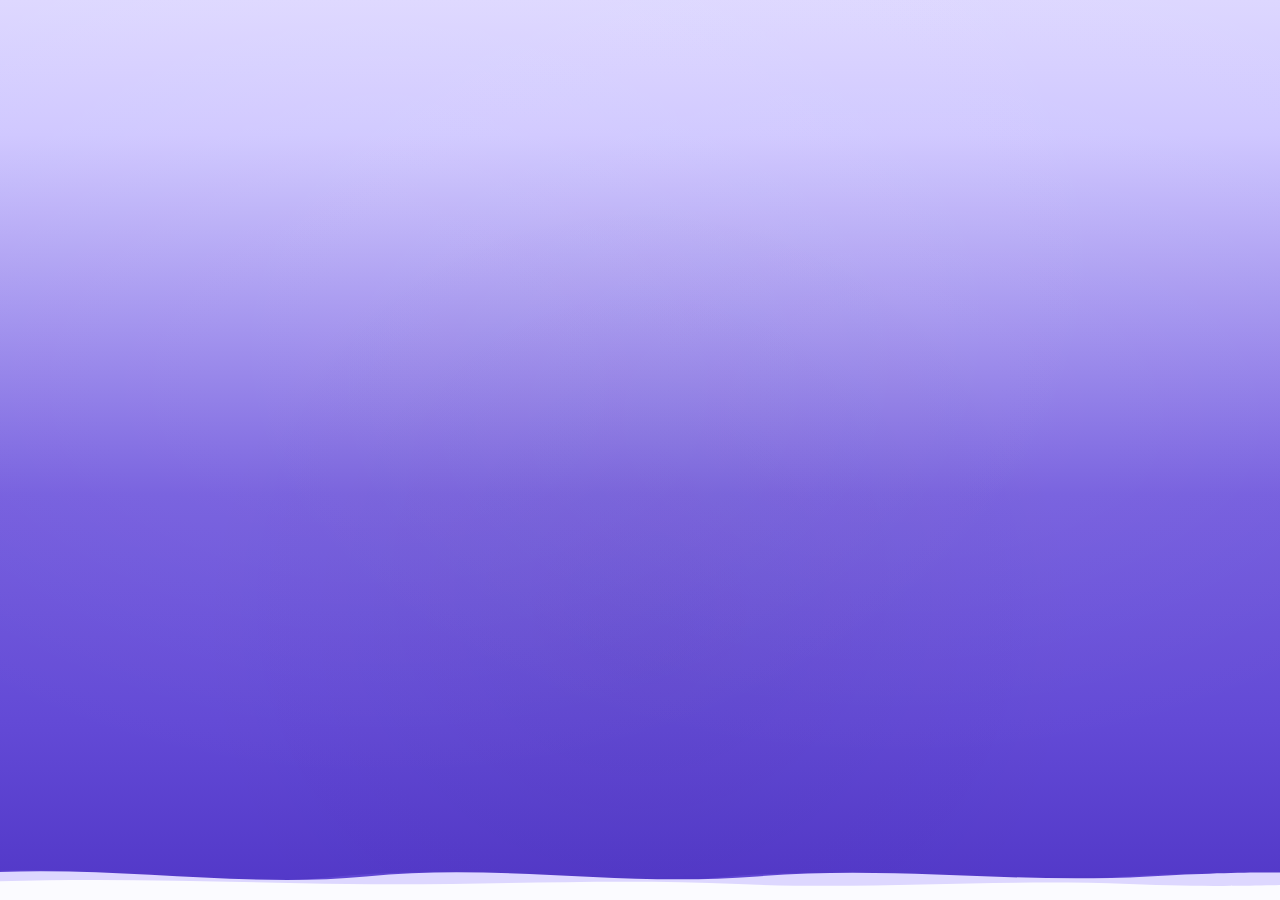
<file: loading.html>
<!DOCTYPE html>
<html lang="ru">
<head>
    <meta charset="UTF-8">
    <meta name="viewport" content="width=device-width, initial-scale=1.0">
    <title>Загрузка — uchi.ru × VK.ru | KidViz</title>
    <!-- Шрифты: Factor A имитируем через Nunito + Baloo 2 -->
    <link rel="preconnect" href="https://fonts.googleapis.com">
    <link rel="preconnect" href="https://fonts.gstatic.com" crossorigin>
    <link href="https://fonts.googleapis.com/css2?family=Baloo+2:wght@600;800&family=Nunito:wght@300;400;600;700;800;900&display=swap" rel="stylesheet">
    <style>
        :root {
            --bg-base: #F5F6F7;
            --white: #FFFFFF;
            --black100: #2F2F45;
            --black60: rgba(47,47,69,0.6);
            --black40: rgba(47,47,69,0.4);
            --black20: rgba(47,47,69,0.2);
            --primary: #765FDE;
            --primary-hover: #634AD6;
            --secondary: #EAE6FF;
            --brand: #FF6170;
            --success: #87D34C;
            --blue: #3AAFFF;
            --mint: #43D9AD;
            --yellow: #FFD166;
            --coral: #FF7A6B;
        }

        * {
            margin: 0;
            padding: 0;
            box-sizing: border-box;
        }

        body {
            width: 100vw;
            height: 100vh;
            height: 100dvh;
            overflow: hidden;
            font-family: 'Nunito', 'Factor A', 'Baloo 2', sans-serif;
            background: var(--bg-base);
            cursor: default;
            -webkit-tap-highlight-color: transparent;
            user-select: none;
            -webkit-user-select: none;
        }

        .loader {
            position: relative;
            width: 100%;
            height: 100%;
            background: var(--bg-base);
            overflow: hidden;
        }

        /* Заполняющаяся волшебная жидкость */
        .fill-layer {
            position: absolute;
            top: 0;
            left: 0;
            right: 0;
            height: 0;
            background: linear-gradient(180deg,
                #DDD7FF 0%,
                #CEC6FF 15%,
                #765FDE 55%,
                #634AD6 80%,
                #5137C7 100%);
            z-index: 2;
            animation: fillUp 3s cubic-bezier(0.42, 0, 0.28, 1) forwards;
            overflow: visible;
        }

        /* Мерцание */
        .fill-layer::after {
            content: '';
            position: absolute;
            top: 0;
            left: 0;
            right: 0;
            bottom: 0;
            background:
                radial-gradient(ellipse at 30% 20%, rgba(255,255,255,0.08) 0%, transparent 60%),
                radial-gradient(ellipse at 70% 35%, rgba(255,255,255,0.06) 0%, transparent 55%),
                radial-gradient(ellipse at 50% 70%, rgba(0,0,0,0.04) 0%, transparent 50%);
            opacity: 0;
            animation: shimmerAppear 0.8s ease-out 3s forwards;
        }

        @keyframes shimmerAppear {
            to { opacity: 1; }
        }

        @keyframes fillUp {
            0% { height: 0; }
            15% { height: 10%; }
            35% { height: 30%; }
            55% { height: 55%; }
            75% { height: 80%; }
            90% { height: 95%; }
            100% { height: 100%; }
        }

        /* Волны на поверхности */
        .waves-layer {
            position: absolute;
            left: -5%;
            right: -5%;
            bottom: -2px;
            height: 80px;
            z-index: 1;
            pointer-events: none;
        }
        .waves-layer svg {
            width: 100%;
            height: 100%;
            display: block;
        }
        .wave-back {
            bottom: -18px;
            height: 70px;
            z-index: 1;
            opacity: 0.6;
        }
        .wave-back svg path {
            fill: #5137C7;
            animation: waveDriftBack 4.5s ease-in-out infinite;
        }
        .wave-mid {
            bottom: -10px;
            height: 65px;
            z-index: 2;
            opacity: 0.8;
        }
        .wave-mid svg path {
            fill: #634AD6;
            animation: waveDriftMid 3.8s ease-in-out infinite;
        }
        .wave-front {
            bottom: -5px;
            height: 55px;
            z-index: 3;
        }
        .wave-front svg path {
            fill: #DDD7FF;
            animation: waveDriftFront 3s ease-in-out infinite;
        }
        .wave-foam {
            bottom: -2px;
            height: 40px;
            z-index: 4;
            opacity: 0.9;
        }
        .wave-foam svg path {
            fill: #FFFFFF;
            animation: waveDriftFoam 2.5s ease-in-out infinite;
        }

        @keyframes waveDriftBack {
            0%,100% { transform: translateX(0); }
            25% { transform: translateX(18px); }
            50% { transform: translateX(-8px); }
            75% { transform: translateX(12px); }
        }
        @keyframes waveDriftMid {
            0%,100% { transform: translateX(0); }
            30% { transform: translateX(-22px); }
            55% { transform: translateX(14px); }
            80% { transform: translateX(-10px); }
        }
        @keyframes waveDriftFront {
            0%,100% { transform: translateX(0); }
            35% { transform: translateX(25px); }
            60% { transform: translateX(-16px); }
            85% { transform: translateX(8px); }
        }
        @keyframes waveDriftFoam {
            0%,100% { transform: translateX(0); }
            40% { transform: translateX(-28px); }
            65% { transform: translateX(18px); }
            90% { transform: translateX(-6px); }
        }

        /* Пузырьки */
        .bubbles-container {
            position: absolute;
            top: 0;
            left: 0;
            right: 0;
            bottom: 0;
            z-index: 5;
            pointer-events: none;
            overflow: hidden;
        }
        .bubble {
            position: absolute;
            border-radius: 50%;
            background: radial-gradient(circle at 35% 30%,
                rgba(255,255,255,0.9) 0%,
                rgba(234,230,255,0.5) 40%,
                rgba(118,95,222,0.2) 70%,
                transparent 100%);
            box-shadow: 0 0 8px rgba(255,255,255,0.6), 0 0 4px rgba(118,95,222,0.3);
            animation: riseBubble linear infinite;
            opacity: 0;
        }
        @keyframes riseBubble {
            0% { transform: translateY(0) translateX(0) scale(0.6); opacity: 0; }
            8% { opacity: 0.8; transform: translateY(-8%) translateX(var(--sway, 2px)) scale(1); }
            25% { transform: translateY(-22%) translateX(calc(var(--sway) * -0.5)) scale(1.05); opacity: 0.7; }
            50% { transform: translateY(-48%) translateX(var(--sway)) scale(0.9); opacity: 0.5; }
            75% { transform: translateY(-72%) translateX(calc(var(--sway) * -0.3)) scale(1.02); opacity: 0.25; }
            92% { transform: translateY(-92%) translateX(0) scale(0.7); opacity: 0.08; }
            100% { transform: translateY(-105%) scale(0.3); opacity: 0; }
        }

        /* Искорки */
        .sparkles-container {
            position: absolute;
            top: 0;
            left: 0;
            right: 0;
            bottom: 0;
            z-index: 6;
            pointer-events: none;
        }
        .sparkle {
            position: absolute;
            width: 8px;
            height: 8px;
            background: #FFFFFF;
            border-radius: 50%;
            box-shadow: 0 0 12px 4px rgba(255,255,255,0.9), 0 0 25px 6px rgba(118,95,222,0.5);
            animation: twinkle 2.5s ease-in-out infinite;
            opacity: 0;
        }
        @keyframes twinkle {
            0%,100% { opacity: 0; transform: scale(0.3); }
            15% { opacity: 1; transform: scale(1.4); }
            30% { opacity: 0.6; transform: scale(0.8); }
            50% { opacity: 0.9; transform: scale(1.2); }
            70% { opacity: 0.3; transform: scale(0.6); }
            85% { opacity: 0.7; transform: scale(1.0); }
        }

        /* Текст */
        .text-content {
            position: absolute;
            top: 50%;
            left: 50%;
            transform: translate(-50%, -50%);
            z-index: 10;
            text-align: center;
            opacity: 0;
            pointer-events: none;
            transition: opacity 0.7s ease-out;
        }
        .text-content.visible {
            opacity: 1;
            pointer-events: auto;
        }
        .main-title {
            font-family: 'Nunito', 'Factor A', 'Baloo 2', sans-serif;
            font-weight: 900;
            font-size: clamp(48px, 10vw, 80px);
            color: #FFFFFF;
            letter-spacing: -0.02em;
            line-height: 1;
            text-shadow: 0 0 25px rgba(255,255,255,0.6), 0 0 50px rgba(118,95,222,0.4), 0 6px 16px rgba(0,0,0,0.2);
            animation: titleLand 0.7s cubic-bezier(0.22,0.68,0.12,1.1) 0.15s both;
        }
        .collab-text {
            font-weight: 400;
            font-size: clamp(14px, 2.8vw, 22px);
            color: rgba(255,255,255,0.9);
            margin-top: 8px;
            letter-spacing: 0.03em;
            text-shadow: 0 0 12px rgba(255,255,255,0.4);
            animation: fadeSlideUp 0.6s ease-out 0.45s both;
        }
        .collab-text strong {
            font-weight: 700;
            color: #FFD166;
        }

        @keyframes titleLand {
            0% { transform: translateY(-60px) scale(0.7); opacity: 0; filter: blur(8px); }
            55% { transform: translateY(8px) scale(1.04); opacity: 0.9; filter: blur(0); }
            75% { transform: translateY(-4px) scale(0.97); opacity: 1; }
            100% { transform: translateY(0) scale(1); opacity: 1; filter: blur(0); }
        }
        @keyframes fadeSlideUp {
            0% { transform: translateY(18px); opacity: 0; }
            100% { transform: translateY(0); opacity: 1; }
        }

        /* Маскот Дино */
        .mascot {
            position: absolute;
            bottom: 0;
            left: 50%;
            transform: translateX(-50%);
            width: 120px;
            height: 120px;
            z-index: 15;
            pointer-events: none;
            opacity: 0;
            transition: opacity 0.5s;
        }
        .mascot.visible {
            opacity: 1;
        }
        .mascot svg {
            width: 100%;
            height: auto;
            filter: drop-shadow(0 8px 12px rgba(0,0,0,0.2));
        }








        .mascot img {
    display: block;
    width: 100%;
    height: auto;
    filter: drop-shadow(0 6px 12px rgba(0,0,0,0.2));
}

/* Лёгкое покачивание */
@keyframes mascotFloat {
    0%, 100% { transform: translateY(0); }
    50% { transform: translateY(-8px); }
}

/* Реакция при наведении */
.mascot:hover {
    transform: scale(1.1);
    animation-play-state: paused;
}
    </style>
</head>
<body>
    <div class="loader" id="loader">
        <div class="fill-layer" id="fillLayer">
            <div class="waves-layer wave-back">
                <svg viewBox="0 0 1440 100" preserveAspectRatio="none" xmlns="http://www.w3.org/2000/svg">
                    <path d="M0 45 C100 25, 220 65, 360 45 C500 25, 620 65, 720 45 C820 25, 940 65, 1080 45 C1220 25, 1340 65, 1440 45 L1440 100 L0 100 Z"/>
                </svg>
            </div>
            <div class="waves-layer wave-mid">
                <svg viewBox="0 0 1440 100" preserveAspectRatio="none" xmlns="http://www.w3.org/2000/svg">
                    <path d="M0 50 C130 15, 260 75, 400 50 C540 25, 680 70, 800 50 C920 30, 1060 65, 1200 50 C1340 35, 1400 55, 1440 50 L1440 100 L0 100 Z"/>
                </svg>
            </div>
            <div class="waves-layer wave-front">
                <svg viewBox="0 0 1440 100" preserveAspectRatio="none" xmlns="http://www.w3.org/2000/svg">
                    <path d="M0 48 C160 18, 300 72, 440 48 C580 24, 700 68, 840 48 C980 28, 1100 62, 1240 48 C1380 34, 1420 44, 1440 48 L1440 100 L0 100 Z"/>
                </svg>
            </div>
            <div class="waves-layer wave-foam">
                <svg viewBox="0 0 1440 100" preserveAspectRatio="none" xmlns="http://www.w3.org/2000/svg">
                    <path d="M0 55 C150 35, 280 50, 420 55 C560 60, 680 40, 820 55 C960 70, 1080 42, 1220 55 C1360 68, 1410 50, 1440 55 L1440 100 L0 100 Z"/>
                </svg>
            </div>
        </div>

        <div class="bubbles-container" id="bubblesContainer"></div>
        <div class="sparkles-container" id="sparklesContainer"></div>

        <div class="text-content" id="textContent">
            <h1 class="main-title">uchi.ru</h1>
            <p class="collab-text">вместе с <strong>VK.ru</strong></p>
        </div>

        <!-- Дино -->
        <div class="mascot" id="dinoMascot">
            <img src="./assets/dino_main12.png" alt="Маскот" />
        </div>
    </div>

    <script>
        (function() {
            const bubblesContainer = document.getElementById('bubblesContainer');
            const sparklesContainer = document.getElementById('sparklesContainer');
            const textContent = document.getElementById('textContent');
            const dino = document.getElementById('dinoMascot');
            const loader = document.getElementById('loader');

            // Пузырьки
            const bubbleCount = 28;
            const frag = document.createDocumentFragment();
            for (let i = 0; i < bubbleCount; i++) {
                const bubble = document.createElement('div');
                bubble.classList.add('bubble');
                const size = Math.random() * 18 + 8;
                const left = Math.random() * 90 + 5;
                const bottom = Math.random() * 105 - 10;
                const dur = Math.random() * 5 + 3;
                const delay = Math.random() * 3;
                const sway = (Math.random() - 0.5) * 25;
                bubble.style.width = size + 'px';
                bubble.style.height = size + 'px';
                bubble.style.left = left + '%';
                bubble.style.bottom = bottom + '%';
                bubble.style.animationDuration = dur + 's';
                bubble.style.animationDelay = delay + 's';
                bubble.style.setProperty('--sway', sway + 'px');
                frag.appendChild(bubble);
            }
            bubblesContainer.appendChild(frag);

            // Искорки
            function createSparkles() {
                const count = 35;
                const f = document.createDocumentFragment();
                for (let i = 0; i < count; i++) {
                    const s = document.createElement('div');
                    s.classList.add('sparkle');
                    const size = Math.random() * 6 + 4;
                    const left = Math.random() * 94 + 3;
                    const top = Math.random() * 85 + 5;
                    const delay = Math.random() * 3;
                    const dur = Math.random() * 3 + 2;
                    s.style.width = size + 'px';
                    s.style.height = size + 'px';
                    s.style.left = left + '%';
                    s.style.top = top + '%';
                    s.style.animationDelay = delay + 's';
                    s.style.animationDuration = dur + 's';
                    f.appendChild(s);
                }
                sparklesContainer.appendChild(f);
            }

            const LOAD_DURATION = 3000;
            setTimeout(() => {
                textContent.classList.add('visible');
                createSparkles();
                dino.classList.add('visible');
                loader.classList.add('loaded');
            }, LOAD_DURATION);

            // Параллакс мышью
            let mouseX = 0, mouseY = 0, targetX = 0, targetY = 0, rafId;
            document.addEventListener('mousemove', e => {
                const cx = window.innerWidth/2, cy = window.innerHeight/2;
                targetX = (e.clientX - cx) / cx * 8;
                targetY = (e.clientY - cy) / cy * 6;
            });
            document.addEventListener('touchmove', e => {
                const cx = window.innerWidth/2, cy = window.innerHeight/2;
                const t = e.touches[0];
                targetX = (t.clientX - cx) / cx * 8;
                targetY = (t.clientY - cy) / cy * 6;
            }, {passive: true});

            function animateParallax() {
                mouseX += (targetX - mouseX) * 0.05;
                mouseY += (targetY - mouseY) * 0.05;
                const fill = document.getElementById('fillLayer');
                if (fill && loader.classList.contains('loaded')) {
                    fill.style.transform = `translate(${mouseX * 0.3}px, ${mouseY * 0.2}px)`;
                }
                if (sparklesContainer && loader.classList.contains('loaded')) {
                    sparklesContainer.style.transform = `translate(${mouseX * 0.6}px, ${mouseY * 0.5}px)`;
                }
                if (textContent.classList.contains('visible')) {
                    textContent.style.transform = `translate(calc(-50% + ${mouseX * 0.8}px), calc(-50% + ${mouseY * 0.7}px))`;
                }
                rafId = requestAnimationFrame(animateParallax);
            }
            setTimeout(() => { rafId = requestAnimationFrame(animateParallax); }, LOAD_DURATION+200);

            console.log('🦖🎨 Волшебная заставка готова — uchi.ru × VK.ru');

            const REDIRECT_DELAY = 1300; // ждём 2 секунды после появления текста и маскота
            setTimeout(() => {
                window.location.href = 'index.html';
            }, LOAD_DURATION + REDIRECT_DELAY);
        })();
            // После полной анимации — переход на основное приложение
            
    </script>
</body>
</html>
</file>
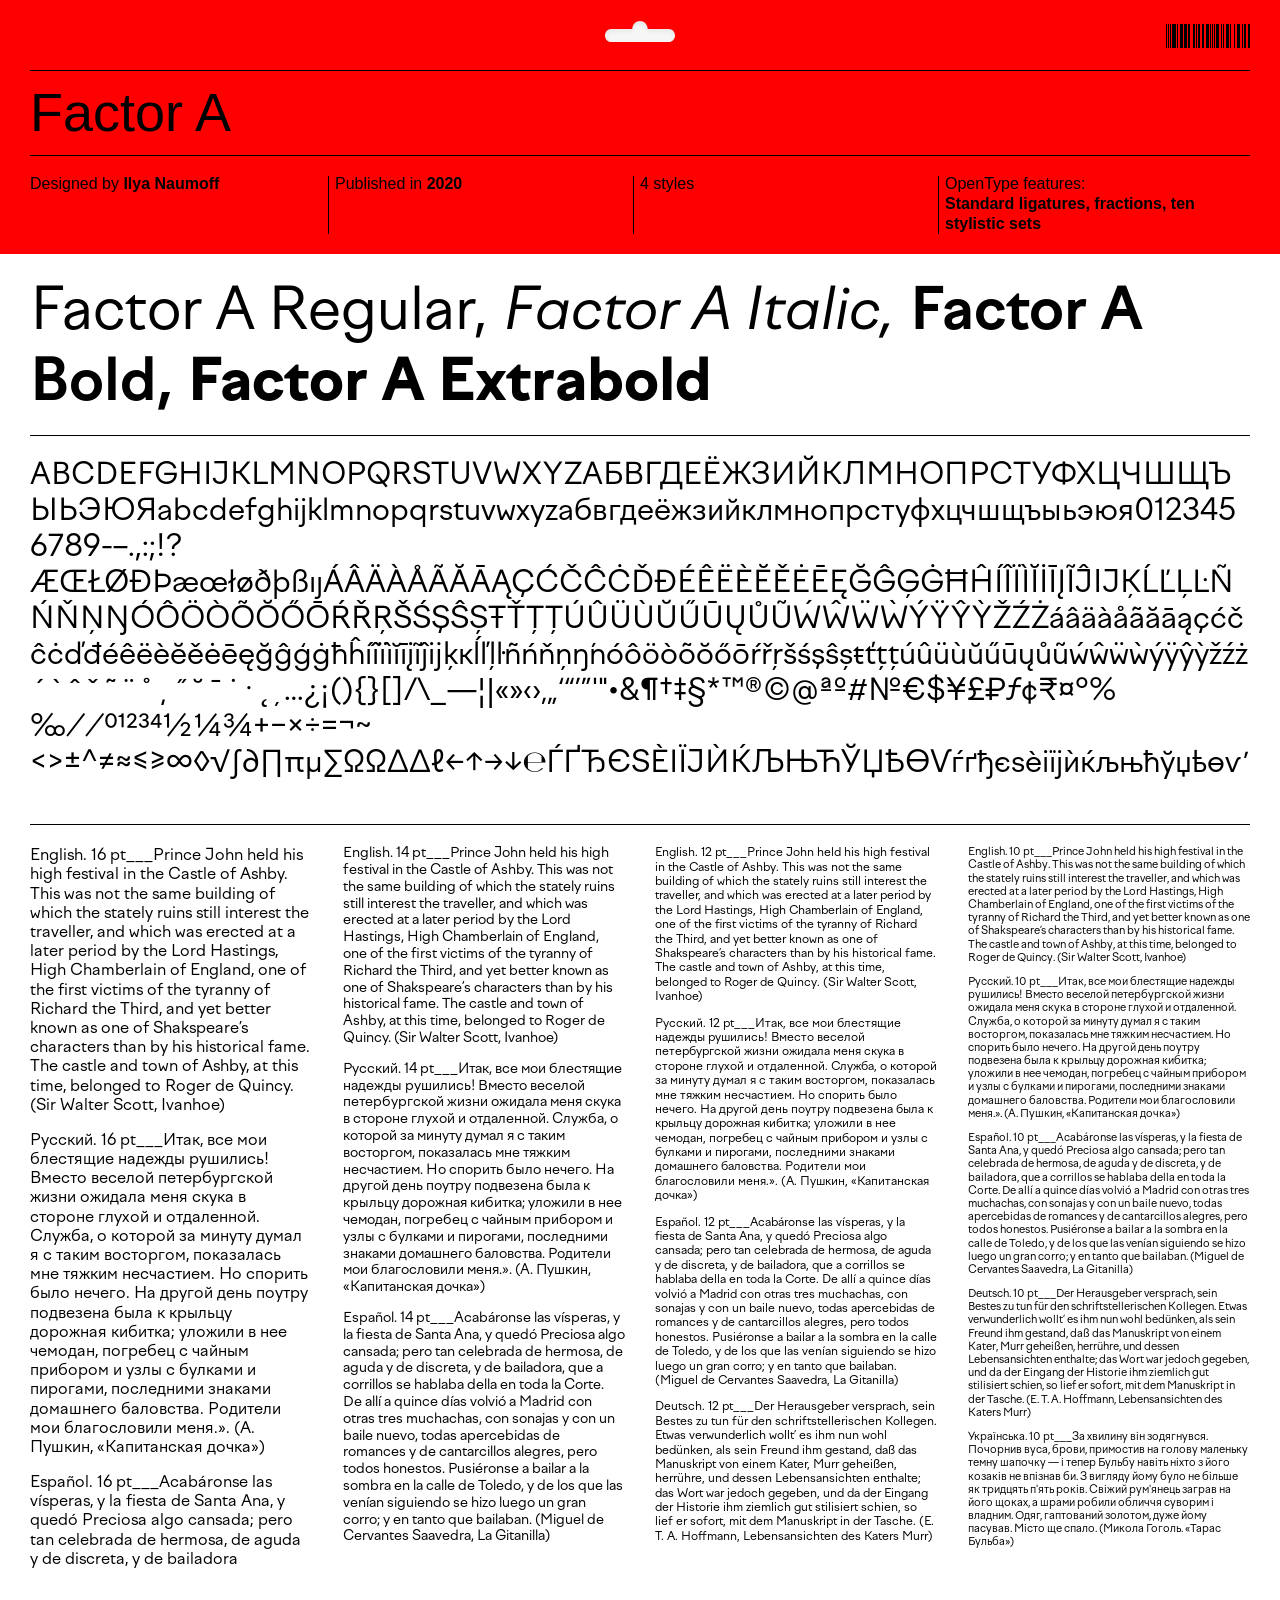
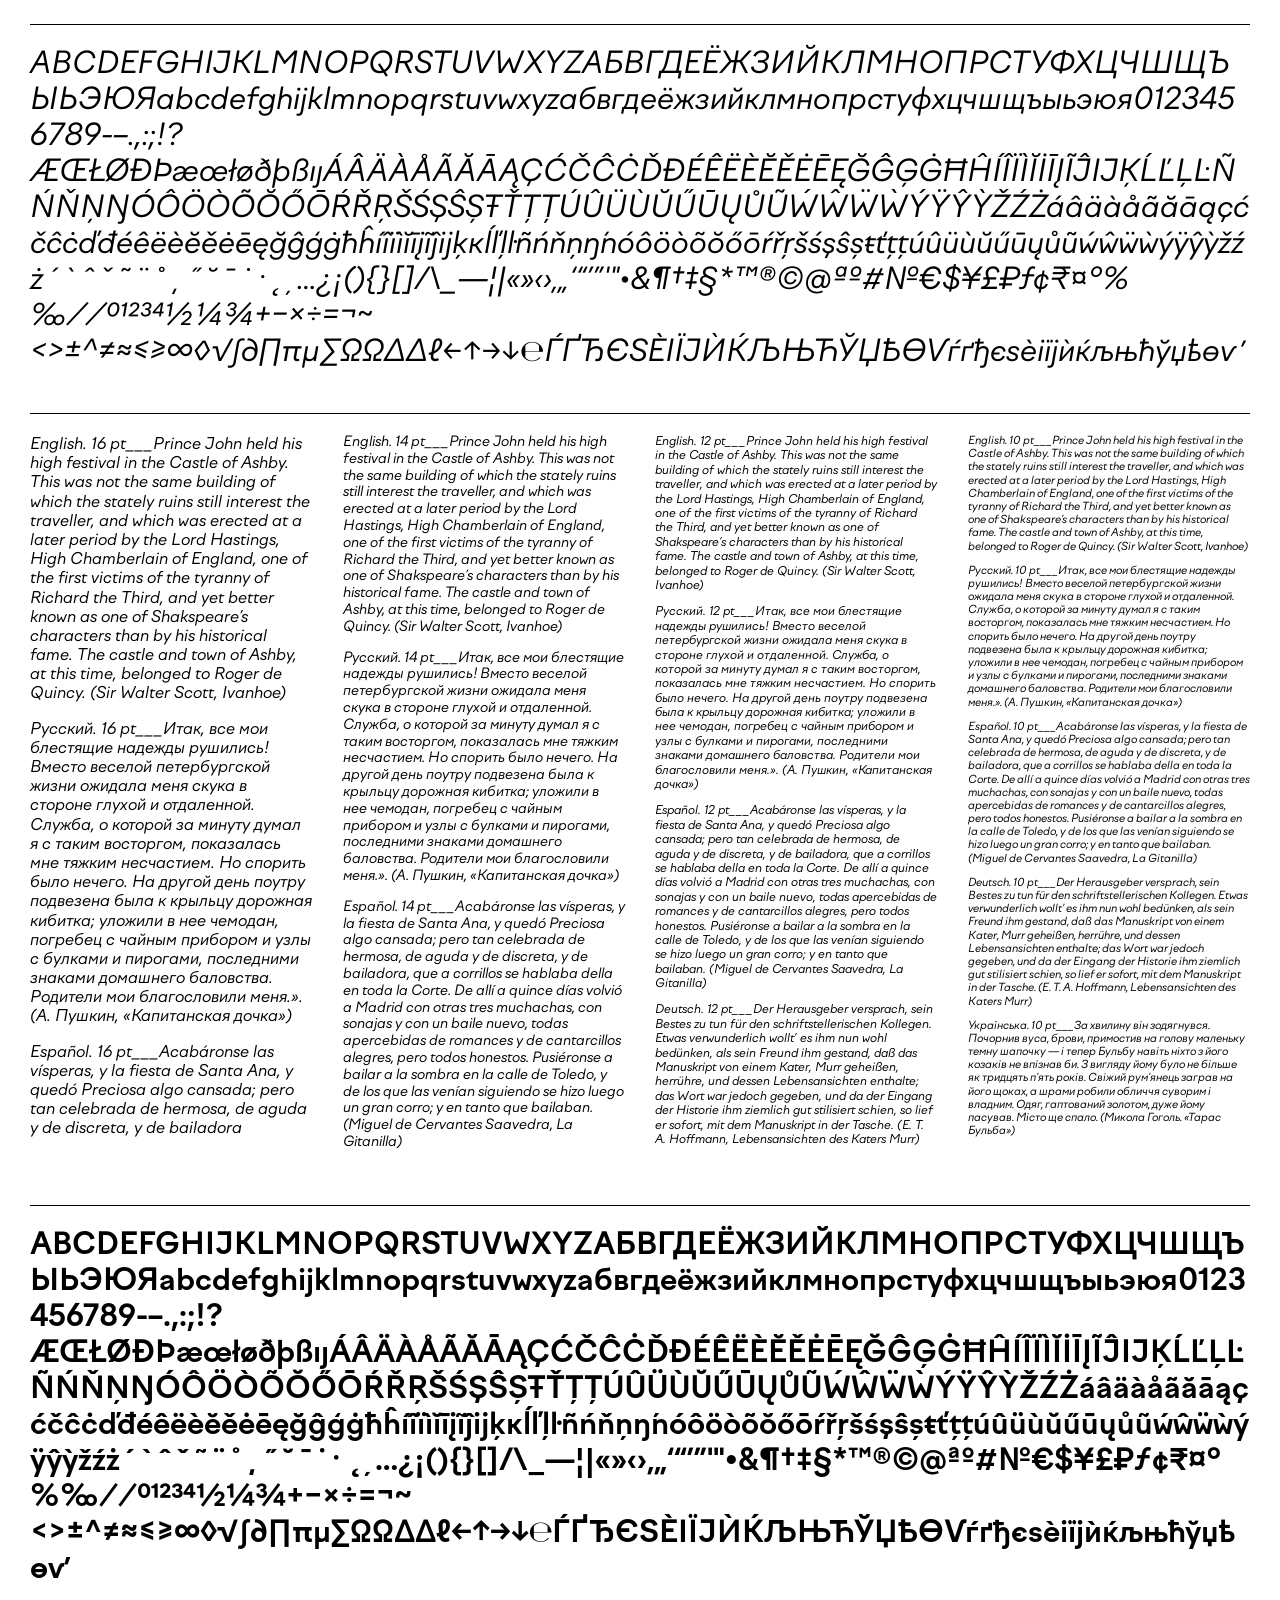
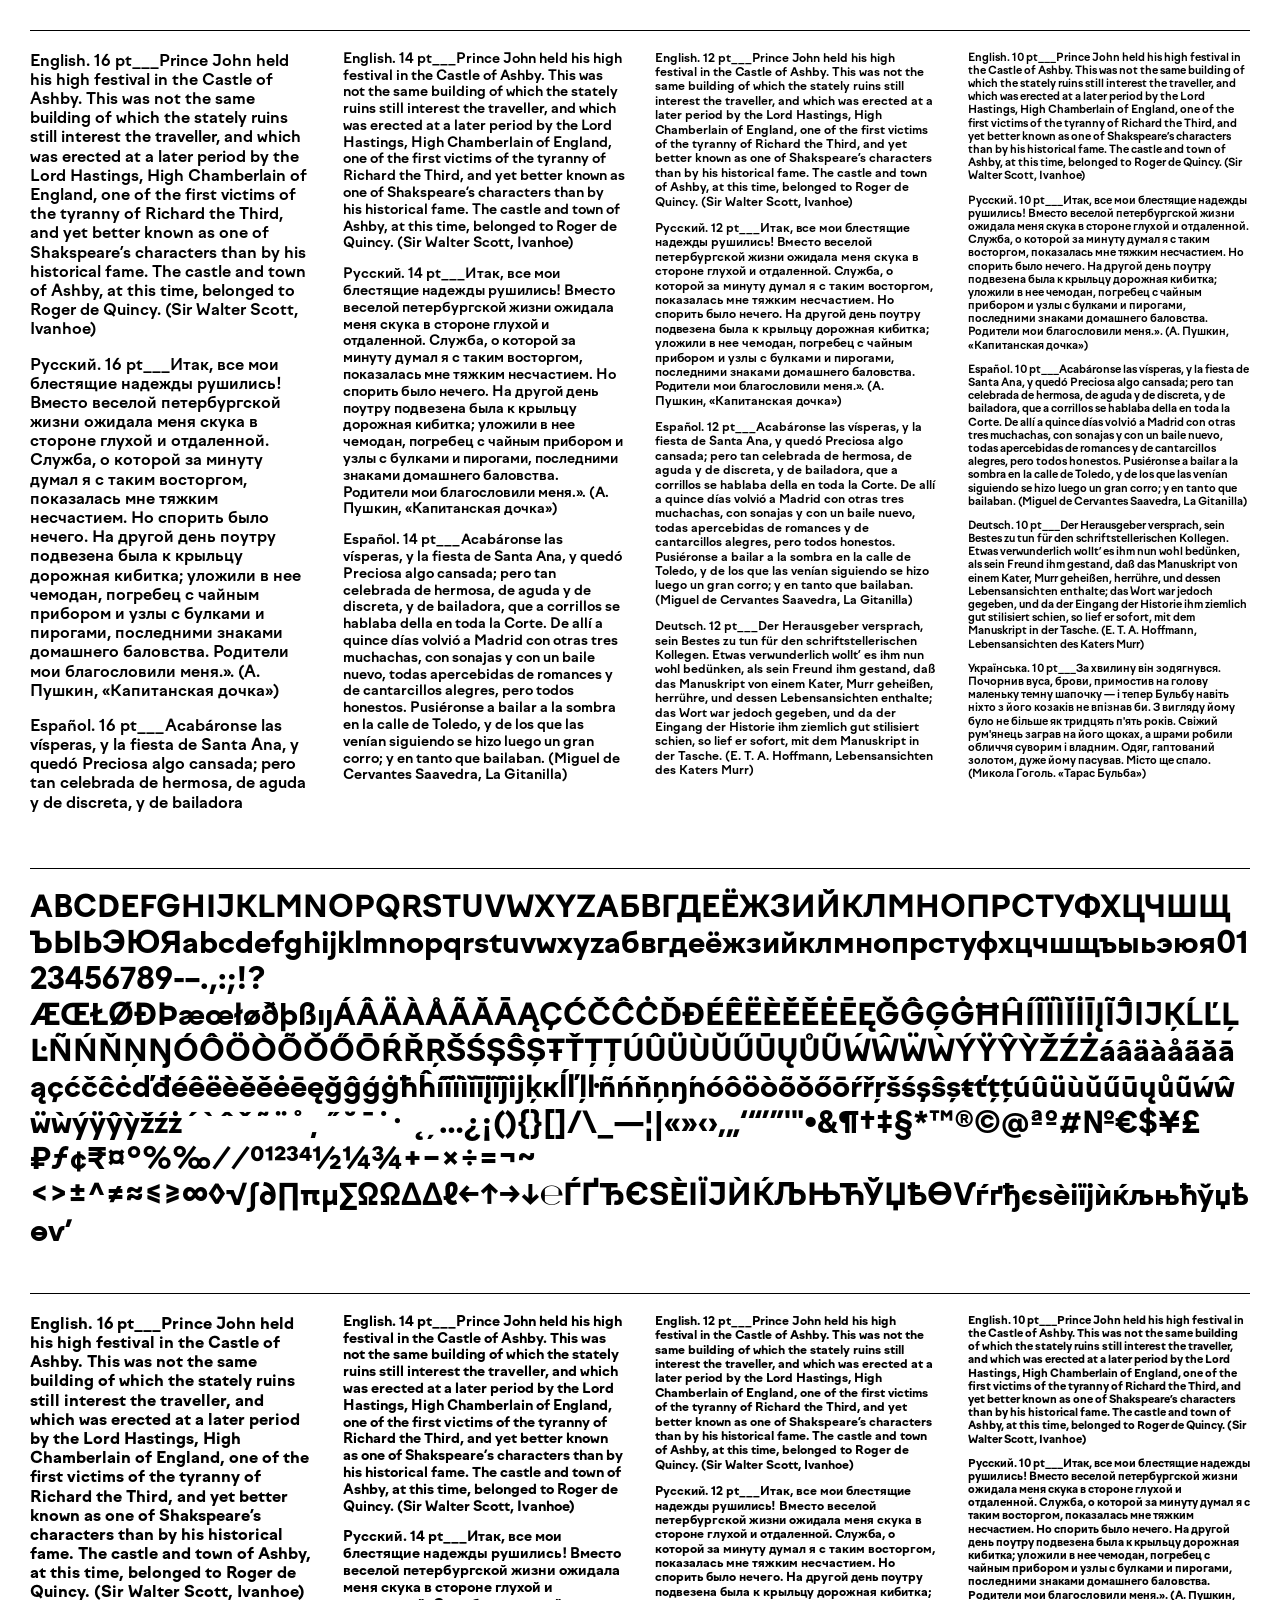
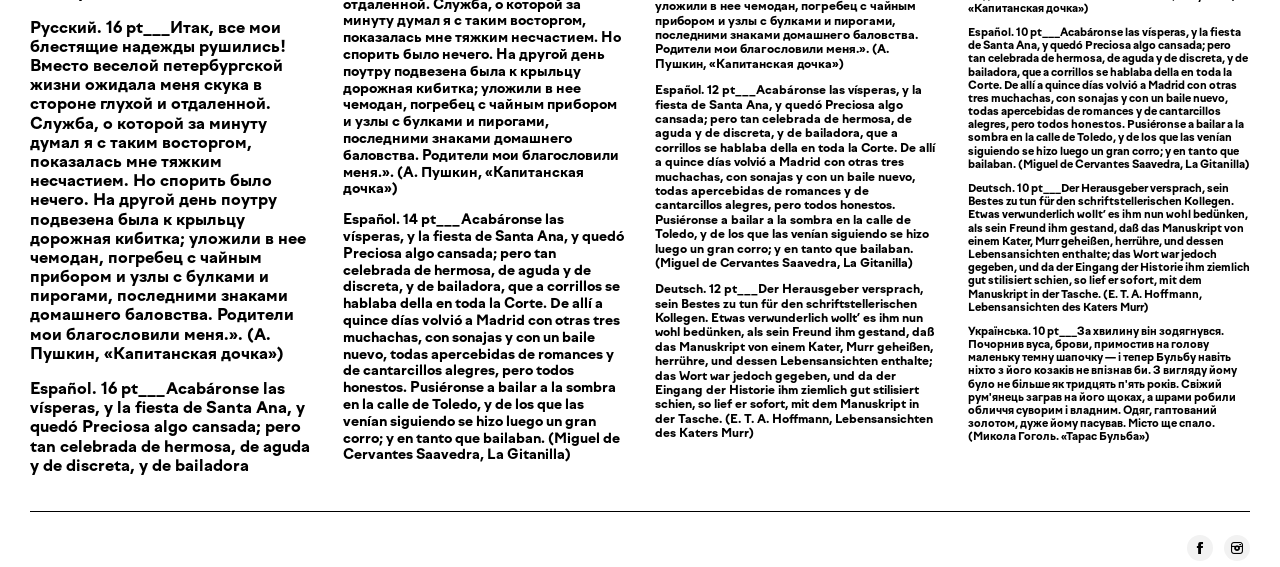
<file: factor A/Factor A usage example.html>
<!DOCTYPE html>
<html>
  <head>
    <meta charset="UTF-8">
    <title>type.today</title>

    <meta name="viewport" content="user-scalable=no, initial-scale=1.0">
    <meta name="apple-mobile-web-app-capable" content="yes">
    <meta name="theme-color" content="#FF0000">

    <style>
      /*! normalize.css v3.0.3 | MIT License | github.com/necolas/normalize.css */html{font-family:sans-serif;-ms-text-size-adjust:100%;-webkit-text-size-adjust:100%}body{margin:0}article,aside,details,figcaption,figure,footer,header,hgroup,main,menu,nav,section,summary{display:block}audio,canvas,progress,video{display:inline-block;vertical-align:baseline}audio:not([controls]){display:none;height:0}[hidden],template{display:none}a{background-color:transparent}a:active,a:hover{outline:0}abbr[title]{border-bottom:1px dotted}b,strong{font-weight:700}dfn{font-style:italic}h1{font-size:2em;margin:.67em 0}mark{background:#ff0;color:#000}small{font-size:80%}sub,sup{font-size:75%;line-height:0;position:relative;vertical-align:baseline}sup{top:-.5em}sub{bottom:-.25em}img{border:0}svg:not(:root){overflow:hidden}figure{margin:1em 40px}hr{box-sizing:content-box;height:0}pre{overflow:auto}code,kbd,pre,samp{font-family:monospace;font-size:1em}button,input,optgroup,select,textarea{color:inherit;font:inherit;margin:0}button{overflow:visible}button,select{text-transform:none}button,html input[type=button],input[type=reset],input[type=submit]{-webkit-appearance:button;cursor:pointer}button[disabled],html input[disabled]{cursor:default}button::-moz-focus-inner,input::-moz-focus-inner{border:0;padding:0}input{line-height:normal}input[type=checkbox],input[type=radio]{box-sizing:border-box;padding:0}input[type=number]::-webkit-inner-spin-button,input[type=number]::-webkit-outer-spin-button{height:auto}input[type=search]{-webkit-appearance:textfield;box-sizing:content-box}input[type=search]::-webkit-search-cancel-button,input[type=search]::-webkit-search-decoration{-webkit-appearance:none}fieldset{border:1px solid silver;margin:0 2px;padding:.35em .625em .75em}legend{border:0;padding:0}textarea{overflow:auto}optgroup{font-weight:700}table{border-collapse:collapse;border-spacing:0}td,th{padding:0}*,:after,:before{box-sizing:border-box;-webkit-tap-highlight-color:transparent}html{width:100%;height:100%}body,html{margin:0;padding:0;font-weight:400;-webkit-font-smoothing:antialiased}body{color:#000;background-color:#fff;min-height:100vh;font-family:Graphik LC Web,Arial,sans-serif;font-size:15px;line-height:1.66}html.dark-theme body{color:#fff;background-color:#000}@media (min-width:600px){body{min-width:980px}}@media (max-width:599px){body{overflow:visible!important}}a,a:visited{color:inherit;text-decoration:none}h1,h2,h3,h4,h5,h6,p{margin:0}@media (max-width:599px){.only-desktop{display:none!important}}@media (min-width:600px){.only-mobile{display:none!important}}.typeface-header{font-size:16px;line-height:1.25}.typeface-header>h1{padding-top:.15em;padding-bottom:.15em;border-bottom:1px solid #000;font-size:54px;font-weight:400}.typeface-header>ul{margin:0;padding:0;list-style:none;position:relative;overflow:hidden;margin-top:20px;margin-bottom:20px}.typeface-header>ul:after,.typeface-header>ul:before{content:"";display:table}.typeface-header>ul:after{clear:both}.typeface-header>ul>li{position:relative;float:left;width:25%;padding-right:24px;margin-top:-.1em;vertical-align:top}.typeface-header>ul>li:before{content:"";position:absolute;left:-7px;top:.1em;height:1000px;border-left:1px solid #000}.header-shadow{height:50px}@media (min-width:600px){.header-shadow{height:70px}}.header{background-color:#fff;box-shadow:0 1px 5px 0 rgba(0,0,0,.1);z-index:500;position:fixed;padding:0 15px;top:0;left:0;right:0;height:50px;line-height:50px}.header:after,.header:before{content:"";display:table}.header:after{clear:both}html.dark-theme .header{background-color:#000;box-shadow:0 1px 0 0 hsla(0,0%,100%,.2)}.header__bg{z-index:-1;display:none;position:absolute;left:0;top:0;right:0;bottom:0;overflow:hidden;text-align:center}.header__bg:after,.header__bg:before{content:"";position:absolute;top:0;right:50%;bottom:0;width:100%;margin-right:38px;background-color:#fff}html.dark-theme .header__bg:after,html.dark-theme .header__bg:before{background-color:#000}.header__bg:after{right:auto;left:50%;margin-left:38px;margin-right:0}.header__bg__hole{display:inline-block;margin-top:-18px;vertical-align:top}.header__bg__hole path{fill:#fff;display:block}html.dark-theme .header__bg__hole path{fill:#000;display:none}.header__bg__hole path:last-child{display:none}html.dark-theme .header__bg__hole path:last-child{display:block}.header__bg__hole rect{fill:#f0f0f0;opacity:.6}html.dark-theme .header__bg__hole rect{fill:#1f1f1f;opacity:.9}.header__menu{z-index:2;position:relative;float:left}.header__logo{position:absolute;z-index:1;left:0;right:0;top:0;font-size:21px;font-weight:700;text-align:center}.header__right{z-index:2;position:relative;float:right}.header__right__item{display:inline-block;margin-left:30px}.header__right__personal{display:inline-block}.header__lang{font-size:11px}.header__lang>a{display:inline-block;width:26px;height:26px;border-radius:50%;line-height:28px;text-align:center}.header__lang>a:not(:first-child){margin-left:2px}.header__lang>a.is-current{color:#fff;background:#000}html.dark-theme .header__lang>a.is-current{color:#000;background:#fff}.header__auth{font-size:11px;text-transform:uppercase;font-weight:700}.header__auth .link,.header__auth a{cursor:pointer}.header__auth .link:hover,.header__auth a:hover{color:#999}html.dark-theme .header__auth .link:hover,html.dark-theme .header__auth a:hover{color:#7f7f7f}.header__cart{font-size:11px}.header__cart__icon{margin-right:.3em;font-size:16px}.header__theme{font-size:11px;line-height:26px;-webkit-user-select:none;-moz-user-select:none;-ms-user-select:none;user-select:none;cursor:pointer}.header__theme__switch{background-color:#e6e6e6;position:relative;display:inline-block;width:30px;height:14px;margin-left:8px;margin-right:8px;margin-bottom:2px;border-radius:8px;vertical-align:middle}html.dark-theme .header__theme__switch{background-color:#333}.header__theme__switch:after{left:3px;border:2px solid transparent;content:"";position:absolute;width:8px;height:8px;top:3px;border-radius:50%;transition:left .2s,border-color .2s;background-color:#000}html.dark-theme .header__theme__switch:after{left:19px;border:2px solid #fff}.header__select{display:none}@media (min-width:600px){.header{min-width:980px;padding:0 30px;height:70px;line-height:70px}.header,html.dark-theme .header{background-color:transparent}.header__bg{display:block}.header__menu{display:none}.header__logo{position:static;float:left;margin-right:20px;font-size:28px}.header__logo>a{display:inline-block;margin-top:-.1em;vertical-align:top}.header__select{display:block;float:left;margin-left:10px}.header__cart__icon{margin-right:.2em;font-size:24px;vertical-align:middle}}.header.header--landing{background-color:transparent}.header.header--landing .header__bg{display:block}.header.header--landing .header__bg:after,.header.header--landing .header__bg:before{background-color:red}.header.header--landing .header__bg__hole path{fill:red}.header.header--landing .header__barcode{vertical-align:middle;height:24px;line-height:24px}@media (max-width:599px){.header.header--landing .header__bg:before{margin-right:30px}.header.header--landing .header__bg:after{margin-left:30px}.header.header--landing .header__bg__hole{width:64px;height:80px}.header.header--landing .header__logo{position:static;float:left;font-size:17px}.header.header--landing .header__logo>a{display:inline-block;vertical-align:middle;margin-top:-.2em}}@font-face{font-family:typetoday;src:url([data-uri]) format("woff2"),url([data-uri]) format("woff");font-weight:400;font-style:normal}[class*=" icon-"],[class^=icon-]{font-family:typetoday!important;speak:none;font-style:normal;font-weight:400;font-variant:normal;text-transform:none;line-height:1;-webkit-font-smoothing:antialiased;-moz-osx-font-smoothing:grayscale}.icon-checkbox:before{content:"\E900"}.icon-checkbox-active:before{content:"\E901"}.icon-arrow-down:before{content:"\E902"}.icon-arrow-right:before{content:"\E903"}.icon-cross:before{content:"\E904"}.icon-page-back:before{content:"\E905"}.icon-page-next:before{content:"\E906"}.icon-page-last:before{content:"\E907"}.icon-plus:before{content:"\E908"}.icon-checkmark:before{content:"\E909"}.icon-download:before{content:"\E90A"}.icon-password-hidden:before{content:"\E90B"}.icon-password-visible:before{content:"\E90C"}.icon-fb:before{content:"\E90D"}.icon-ig:before{content:"\E90E"}.icon-fb-large:before{content:"\E90F"}.icon-tw-large:before{content:"\E910"}.icon-vk-large:before{content:"\E911"}.icon-cart:before{content:"\E912"}.header.header--template{z-index:1;position:relative;height:auto;box-shadow:none}html.dark-theme .header.header--template{box-shadow:none}.header.header--template .header__content{border-bottom:1px solid #000}.header.header--template .header__content:after,.header.header--template .header__content:before{content:"";display:table}.header.header--template .header__content:after{clear:both}.header.header--template .header__bg__fill{content:"";position:absolute;top:70px;left:50%;margin-left:-40px;height:1000px;width:80px;background-color:red}.Select{color:#000;position:relative;display:inline-block;text-align:left;line-height:2em;vertical-align:middle}html.dark-theme .Select{color:#fff}.Select.is-open{color:#fff;background-color:#000;z-index:2}html.dark-theme .Select.is-open{color:#000;background-color:#fff}.Select-control{position:relative;overflow:hidden;outline:none;-webkit-user-select:none;-moz-user-select:none;-ms-user-select:none;user-select:none;cursor:pointer}.Select.is-disabled .Select-control{cursor:not-allowed}.Select-placeholder,.Select-value{padding-left:16px;padding-right:30px}.Select.is-disabled .Select-placeholder{opacity:.5}.Select-input{outline:none;position:absolute;left:0;top:0;right:0;bottom:0}.Select-arrow{font-family:typetoday!important;speak:none;font-style:normal;font-weight:400;font-variant:normal;text-transform:none;line-height:1;-webkit-font-smoothing:antialiased;-moz-osx-font-smoothing:grayscale;position:absolute;right:10px;top:50%;margin-top:-.51em}.Select-arrow:before{content:"\E906"}.Select.is-open .Select-arrow{margin-top:-.55em}.Select.is-open .Select-arrow:before{content:"\E902"}.Select-menu{position:relative;padding-top:12px;padding-bottom:12px;max-height:331px;overflow-y:auto;white-space:nowrap}.Select-menu-outer{background-color:#fff;color:#000;border:1px solid transparent;border-color:#e6e6e6;position:absolute;left:0;top:100%;min-width:100%;max-height:333px}html.dark-theme .Select-menu-outer{background-color:#000;color:#fff;border-color:#333}.Select-option{padding:4px 16px;font-size:13px;line-height:1.5em;cursor:pointer;white-space:nowrap;color:#000}html.dark-theme .Select-option{color:#fff}.Select-option.is-focused{color:#999}html.dark-theme .Select-option.is-focused{color:#7f7f7f}.Select-option.is-selected{font-weight:700}.Select-option.is-selected.is-focused{color:#000}html.dark-theme .Select-option.is-selected.is-focused{color:#fff}.Select--small .Select-placeholder,.Select--small .Select-value{padding-left:10px;padding-right:24px}.Select--block .Select-option,.Select--small .Select-option{padding:2px 20px 2px 10px;font-size:11px}.Select--small .Select-arrow{right:8px}.Select--block .Select-menu,.Select--small .Select-menu{padding-top:6px;padding-bottom:6px;max-height:212px}.Select--block .Select-menu-outer,.Select--small .Select-menu-outer{max-height:214px}.Select--block{display:block;border:1px solid transparent;border-color:#e6e6e6;line-height:38px;background-color:#fff}html.dark-theme .Select--block{border-color:#333;background-color:#000}.Select--block.is-open,html.dark-theme .Select--block.is-open{border-color:transparent}.Select--block .Select-menu-outer{margin-top:1px;left:-1px;right:-1px;border-color:#e6e6e6}html.dark-theme .Select--block .Select-menu-outer{border-color:#333}.Select--block .Select-placeholder,.Select--block .Select-value{padding-left:1em}.layout{height:100vh;position:relative;display:-webkit-flex;display:-ms-flexbox;display:flex;-webkit-flex-direction:column;-ms-flex-direction:column;flex-direction:column}.layout__content{position:relative;z-index:1;-webkit-flex:1 0 auto;-ms-flex:1 0 auto;flex:1 0 auto}.layout__footer,.layout__header{-webkit-flex-shrink:0;-ms-flex-negative:0;flex-shrink:0}.layout-container{padding-left:15px;padding-right:15px}@media (min-width:600px){.layout-container{padding-left:0;padding-right:0;margin-left:auto;margin-right:auto;width:950px}}@media (min-width:1170px){.layout-container{width:1140px}}.layout-modal{position:relative;padding:20px 16px}@media (min-width:600px){.layout-row:after,.layout-row:before{content:"";display:table}.layout-row:after{clear:both}.layout-info{float:left;width:190px;padding-right:30px;text-align:right}.layout-content,.layout-section{margin-left:190px;padding-left:30px}.layout-modal{background-color:#fff;outline:none;width:570px;margin-left:auto;margin-right:auto;padding:40px}html.dark-theme .layout-modal{background-color:#000;outline:2px solid #fff}}@media (min-width:1170px){.layout-section{margin-right:190px}}.footer{font-size:11px;line-height:14px}.footer__content{border-top:1px solid transparent;border-top-color:#e6e6e6;padding-top:20px;padding-bottom:20px}html.dark-theme .footer__content{border-top-color:#333}.footer--template .footer__content{border-top-color:#000}html.dark-theme .footer--template .footer__content{border-top-color:#fff}.footer__menu{margin:0;padding:0;list-style:none;margin-bottom:15px}.footer__menu>li{display:inline-block;margin-right:15px}.footer__menu>li a.is-active,.footer__menu>li a:hover{color:#999}html.dark-theme .footer__menu>li a.is-active,html.dark-theme .footer__menu>li a:hover{color:#7f7f7f}.footer__subscription{color:#999;margin-bottom:20px}html.dark-theme .footer__subscription{color:#7f7f7f}.footer__social{margin:0;padding:0;list-style:none;margin-bottom:20px}.footer__social>li{display:inline-block;margin-right:8px}.footer__copyright{color:#999}html.dark-theme .footer__copyright{color:#7f7f7f}.footer__copyright a:hover{color:#000}html.dark-theme .footer__copyright a:hover{color:#fff}@media (min-width:600px){.footer__content{padding-bottom:35px}.footer__menu{float:left;line-height:30px}.footer__menu>li{margin-right:30px}.footer__misc,.footer__social,.footer__subscription{float:right;margin-bottom:0;line-height:30px}.footer__subscription{margin-left:30px}.footer__social>li{margin-right:0;margin-left:8px}.footer__copyright{clear:left}.footer__copyright br{display:none}.footer__copyright__separator:before{content:"|";margin-left:.4em;margin-right:.4em}}.social-icon{background-color:#f2f2f2;display:inline-block;width:26px;height:26px;margin-top:-10px;margin-bottom:-10px;border-radius:50%;font-size:16px;line-height:26px;text-align:center;vertical-align:middle}html.dark-theme .social-icon{background-color:#262626}.social-icon:hover{color:#fff;background-color:#000}html.dark-theme .social-icon:hover{color:#000;background-color:#fff}@media (min-width:600px){.layout-container{padding-left:30px;padding-right:30px;width:auto}}@media (min-width:1170px){.layout-container{width:auto}}.template{font-size:16px;line-height:1.2;word-wrap:break-word}.template__list{margin-top:20px;font-size:58px}.template__chars{padding-bottom:24px;font-size:30px}.template__chars,.template__example{border-top:1px solid #000;margin-top:20px;padding-top:20px}.template__example>ul{margin:0;padding:0;list-style:none;margin-left:-30px}.template__example>ul:after,.template__example>ul:before{content:"";display:table}.template__example>ul:after{clear:both}.template__example>ul>li{float:left;width:25%;padding-left:30px;margin-bottom:20px}.template__example>ul>li:nth-child(2){font-size:14px}.template__example>ul>li:nth-child(3){font-size:12px}.template__example>ul>li:nth-child(4){font-size:11px}.template__example p{margin-bottom:1em}
    </style>
    <style>
        @font-face {
          font-family: 'Factor A Regular';
          src: url('Factor A-Regular-Web.woff2') format('woff2'), url('Factor A-Regular-Web.woff') format('woff'), url('Factor A-Regular-Web.ttf') format('truetype');

          font-weight: normal;
          font-style: normal;
        }
        @font-face {
          font-family: 'Factor A Italic';
          src: url('Factor A-Italic-Web.woff2') format('woff2'), url('Factor A-Italic-Web.woff') format('woff'), url('Factor A-Italic-Web.ttf') format('truetype');

          font-weight: normal;
          font-style: normal;
        }
        @font-face {
          font-family: 'Factor A Bold';
          src: url('Factor A-Bold-Web.woff2') format('woff2'), url('Factor A-Bold-Web.woff') format('woff'), url('Factor A-Bold-Web.ttf') format('truetype');

          font-weight: normal;
          font-style: normal;
        }
        @font-face {
          font-family: 'Factor A Extrabold';
          src: url('Factor A-Extrabold-Web.woff2') format('woff2'), url('Factor A-Extrabold-Web.woff') format('woff'), url('Factor A-Extrabold-Web.ttf') format('truetype');

          font-weight: normal;
          font-style: normal;
        }
    </style>
  </head>
  <body>
    <section class="template layout">
    <header class="header header--landing header--template">
        <div class="header__content">
            <div class="header__bg">
                <div class="header__bg__fill"></div>
                <svg class="header__bg__hole" viewBox="0 0 80 100" width="80px" height="100px">
            <defs>
              <filter x="-50%" y="-50%" width="200%" height="200%" filterUnits="objectBoundingBox" id="filter-1">
                  <feOffset dx="0" dy="2" in="SourceAlpha" result="shadowOffsetOuter1"></feOffset>
                  <feGaussianBlur stdDeviation="2.5" in="shadowOffsetOuter1" result="shadowBlurOuter1"></feGaussianBlur>
                  <feColorMatrix values="0 0 0 0 0   0 0 0 0 0   0 0 0 0 0  0 0 0 0.07 0" in="shadowBlurOuter1" type="matrix" result="shadowMatrixOuter1"></feColorMatrix>
                  <feMerge>
                      <feMergeNode in="shadowMatrixOuter1"></feMergeNode>
                      <feMergeNode in="SourceGraphic"></feMergeNode>
                  </feMerge>
              </filter>
              <filter x="-50%" y="-50%" width="200%" height="200%" filterUnits="objectBoundingBox" id="filter-2">
                  <feOffset dx="0" dy="2" in="SourceAlpha" result="shadowOffsetOuter2"></feOffset>
                  <feGaussianBlur stdDeviation="2.5" in="shadowOffsetOuter2" result="shadowBlurOuter2"></feGaussianBlur>
                  <feColorMatrix values="0 0 0 0 0   0 0 0 0 0   0 0 0 0 0  0 0 0 0.3 0" in="shadowBlurOuter2" type="matrix" result="shadowMatrixOuter2"></feColorMatrix>
                  <feMerge>
                      <feMergeNode in="shadowMatrixOuter2"></feMergeNode>
                      <feMergeNode in="SourceGraphic"></feMergeNode>
                  </feMerge>
              </filter>
            </defs>
            <g stroke="none" fill="none">
              <rect x="0" y="0" width="80" height="100"></rect>
              <path filter="url(#filter-1)" d="M0,0 L80,0 L80,100 L0,100 L0,0 Z M75.004,53.494 C75.004,49.901 72.272,46.987 68.902,46.987 L47.698,46.987 C47.551,42.551 44.167,39 40.002,39 C35.837,39 32.452,42.551 32.306,46.987 L11.101,46.987 C7.731,46.987 5,49.901 5,53.494 C5,57.088 7.731,60.002 11.101,60.002 L68.902,60.002 C72.272,60.002 75.004,57.088 75.004,53.494 Z"></path>
              <path filter="url(#filter-2)" d="M0,0 L80,0 L80,100 L0,100 L0,0 Z M75.004,53.494 C75.004,49.901 72.272,46.987 68.902,46.987 L47.698,46.987 C47.551,42.551 44.167,39 40.002,39 C35.837,39 32.452,42.551 32.306,46.987 L11.101,46.987 C7.731,46.987 5,49.901 5,53.494 C5,57.088 7.731,60.002 11.101,60.002 L68.902,60.002 C72.272,60.002 75.004,57.088 75.004,53.494 Z"></path>
            </g>
        </svg></div>
            <div class="header__logo"><a class="" href="https://type.today/"><i class="icon-logo"></i></a></div>
            <div class="header__right">
                <div class="header__right__item header__barcode only-desktop"><svg width="84px" height="24px" viewBox="0 0 84 24" version="1.1">
  <g stroke="none" stroke-width="1" fill="#000000" fill-rule="evenodd">
    <path d="M0,24 L1,24 L1,0 L0,0 L0,24 Z M2,24 L3,24 L3,0 L2,0 L2,24 Z M4.001,24 L5.001,24 L5.001,0 L4.001,0 L4.001,24 Z M11,24 L12.001,24 L12.001,0 L11,0 L11,24 Z M6,24 L10,24 L10,0 L6,0 L6,24 Z M14,24 L17,24 L17,0 L14,0 L14,24 Z M18,24 L21,24 L21,0 L18,0 L18,24 Z M22,24 L24.001,24 L24.001,0 L22,0 L22,24 Z M27,24 L29,24 L29,0 L27,0 L27,24 Z M30,24 L31.001,24 L31.001,0 L30,0 L30,24 Z M32,24 L34,24 L34,0 L32,0 L32,24 Z M36,24 L38,24 L38,0 L36,0 L36,24 Z M40.001,24 L43.001,24 L43.001,0 L40.001,0 L40.001,24 Z M44,24 L45,24 L45,0 L44,0 L44,24 Z M46,24 L47,24 L47,0 L46,0 L46,24 Z M48,24 L49,24 L49,0 L48,0 L48,24 Z M50,24 L53,24 L53,0 L50,0 L50,24 Z M55,24 L56,24 L56,0 L55,0 L55,24 Z M57,24 L58.001,24 L58.001,0 L57,0 L57,24 Z M60,24 L63,24 L63,0 L60,0 L60,24 Z M64,24 L65,24 L65,0 L64,0 L64,24 Z M68,24 L69,24 L69,0 L68,0 L68,24 Z M71,24 L74,24 L74,0 L71,0 L71,24 Z M76,24 L77.001,24 L77.001,0 L76,0 L76,24 Z M78,24 L80,24 L80,0 L78,0 L78,24 Z M82,24 L84,24 L84,0 L82,0 L82,24 Z"></path>
  </g>
</svg>
                </div>
            </div>
        </div>
        <div class="typeface-header">
            <h1>Factor A</h1>
            <ul>
                <li>Designed by <strong>Ilya Naumoff</strong></li>
                <li>Published in <strong>2020</strong></li>
                <li>4 styles</li>
                <li>OpenType features:<br/><strong>Standard ligatures, fractions, ten stylistic sets</strong></li>
            </ul>
        </div>
    </header>
    <section class="layout__content">
        <div class="layout-container">
          <div class="template__list">
              <span style="font-family:&quot;Factor A Regular&quot;, sans-serif;">Factor A Regular,</span>
              <span style="font-family:&quot;Factor A Italic&quot;, sans-serif;">Factor A Italic,</span>
              <span style="font-family:&quot;Factor A Bold&quot;, sans-serif;">Factor A Bold,</span>
              <span style="font-family:&quot;Factor A Extrabold&quot;, sans-serif;">Factor A Extrabold</span>
          </div>
              <div class="template__chars" style="font-family:&quot;Factor A Regular&quot;, sans-serif;">
                ABCDEFGHIJKLMNOPQRSTUVWXYZАБВГДЕЁЖЗИЙКЛМНОПРСТУФХЦЧШЩЪЫЬЭЮЯabcdefghijklmnopqrstuvwxyzабвгдеёжзийклмнопрстуфхцчшщъыьэюя0123456789-–.,:;!?
                <br/>
                ÆŒŁØÐÞæœłøðþßıȷÁÂÄÀÅÃĂĀĄÇĆČĈĊĎĐÉÊËÈĔĚĖĒĘĞĜĢĠĦĤÍÎÏÌĬİĪĮĨĴĲĶĹĽĻĿÑŃŇŅŊÓÔÖÒÕŎŐŌŔŘŖŠŚŞŜȘŦŤŢȚÚÛÜÙŬŰŪŲŮŨẂŴẄẀÝŸŶỲŽŹŻáâäàåãăāąçćčĉċďđéêëèĕěėēęğĝģġħĥíîïìĭīįĩĵĳķĸĺľļŀñńňņŋŉóôöòõŏőōŕřŗšśşŝșŧťţțúûüùŭűūųůũẃŵẅẁýÿŷỳžźż´`ˆˇ˜¨˚¸˝˘¯˙·˛…¿¡(){}[]/\_—¦|«»‹›‚„‘“’”&#39;&quot;•&amp;¶†‡§*™®©@ªº#№€$¥£₽ƒ¢₹¤°%‰⁄∕⁰¹²³⁴½¼¾+−×÷=¬~&lt;&gt;±^≠≈≤≥∞◊√∫∂∏πµ∑ΩΩ∆Δℓ←↑→↓℮ЃҐЂЄЅЀІЇЈЍЌЉЊЋЎЏѢѲѴѓґђєѕѐіїјѝќљњћўџѣѳѵʼ
              </div>
            <div class="template__example" style="font-family:&quot;Factor A Regular&quot;, sans-serif;">
                <ul>
                    <li>
                        <p>English. 16 pt___Prince John held his high festival in the Castle of Ashby. This was not the same building of which the stately ruins still interest the traveller, and which was erected at a later period by the Lord Hastings, High
                            Chamberlain of England, one of the first victims of the tyranny of Richard the Third, and yet better known as one of Shakspeare’s characters than by his historical fame. The castle and town of Ashby, at this time, belonged
                            to Roger de Quincy. (Sir Walter Scott, Ivanhoe)</p>
                        <p>Русский. 16 pt___Итак, все мои блестящие надежды рушились! Вместо веселой петербургской жизни ожидала меня скука в стороне глухой и отдаленной. Служба, о которой за минуту думал я с таким восторгом, показалась мне тяжким несчастием.
                            Но спорить было нечего. На другой день поутру подвезена была к крыльцу дорожная кибитка; уложили в нее чемодан, погребец с чайным прибором и узлы с булками и пирогами, последними знаками домашнего баловства. Родители мои благословили
                            меня.». (А. Пушкин, «Капитанская дочка»)</p>
                        <p>Español. 16 pt___Acabáronse las vísperas, y la fiesta de Santa Ana, y quedó Preciosa algo cansada; pero tan celebrada de hermosa, de aguda y de discreta, y de bailadora</p>
                    </li>
                    <li>
                        <p>English. 14 pt___Prince John held his high festival in the Castle of Ashby. This was not the same building of which the stately ruins still interest the traveller, and which was erected at a later period by the Lord Hastings, High
                            Chamberlain of England, one of the first victims of the tyranny of Richard the Third, and yet better known as one of Shakspeare’s characters than by his historical fame. The castle and town of Ashby, at this time, belonged
                            to Roger de Quincy. (Sir Walter Scott, Ivanhoe)</p>
                        <p>Русский. 14 pt___Итак, все мои блестящие надежды рушились! Вместо веселой петербургской жизни ожидала меня скука в стороне глухой и отдаленной. Служба, о которой за минуту думал я с таким восторгом, показалась мне тяжким несчастием.
                            Но спорить было нечего. На другой день поутру подвезена была к крыльцу дорожная кибитка; уложили в нее чемодан, погребец с чайным прибором и узлы с булками и пирогами, последними знаками домашнего баловства. Родители мои благословили
                            меня.». (А. Пушкин, «Капитанская дочка»)</p>
                        <p>Español. 14 pt___Acabáronse las vísperas, y la fiesta de Santa Ana, y quedó Preciosa algo cansada; pero tan celebrada de hermosa, de aguda y de discreta, y de bailadora, que a corrillos se hablaba della en toda la Corte. De allí
                            a quince días volvió a Madrid con otras tres muchachas, con sonajas y con un baile nuevo, todas apercebidas de romances y de cantarcillos alegres, pero todos honestos. Pusiéronse a bailar a la sombra en la calle de Toledo,
                            y de los que las venían siguiendo se hizo luego un gran corro; y en tanto que bailaban. (Miguel de Cervantes Saavedra, La Gitanilla)</p>
                    </li>
                    <li>
                        <p>English. 12 pt___Prince John held his high festival in the Castle of Ashby. This was not the same building of which the stately ruins still interest the traveller, and which was erected at a later period by the Lord Hastings, High
                            Chamberlain of England, one of the first victims of the tyranny of Richard the Third, and yet better known as one of Shakspeare’s characters than by his historical fame. The castle and town of Ashby, at this time, belonged
                            to Roger de Quincy. (Sir Walter Scott, Ivanhoe)</p>
                        <p>Русский. 12 pt___Итак, все мои блестящие надежды рушились! Вместо веселой петербургской жизни ожидала меня скука в стороне глухой и отдаленной. Служба, о которой за минуту думал я с таким восторгом, показалась мне тяжким несчастием.
                            Но спорить было нечего. На другой день поутру подвезена была к крыльцу дорожная кибитка; уложили в нее чемодан, погребец с чайным прибором и узлы с булками и пирогами, последними знаками домашнего баловства. Родители мои благословили
                            меня.». (А. Пушкин, «Капитанская дочка»)</p>
                        <p>Español. 12 pt___Acabáronse las vísperas, y la fiesta de Santa Ana, y quedó Preciosa algo cansada; pero tan celebrada de hermosa, de aguda y de discreta, y de bailadora, que a corrillos se hablaba della en toda la Corte. De allí
                            a quince días volvió a Madrid con otras tres muchachas, con sonajas y con un baile nuevo, todas apercebidas de romances y de cantarcillos alegres, pero todos honestos. Pusiéronse a bailar a la sombra en la calle de Toledo,
                            y de los que las venían siguiendo se hizo luego un gran corro; y en tanto que bailaban. (Miguel de Cervantes Saavedra, La Gitanilla)</p>
                        <p>Deutsch. 12 pt___Der Herausgeber versprach, sein Bestes zu tun für den schriftstellerischen Kollegen. Etwas verwunderlich wollt’ es ihm nun wohl bedünken, als sein Freund ihm gestand, daß das Manuskript von einem Kater, Murr geheißen,
                            herrühre, und dessen Lebensansichten enthalte; das Wort war jedoch gegeben, und da der Eingang der Historie ihm ziemlich gut stilisiert schien, so lief er sofort, mit dem Manuskript in der Tasche. (E. T. A. Hoffmann, Lebensansichten
                            des Katers Murr)</p>
                    </li>
                    <li>
                        <p>English. 10 pt___Prince John held his high festival in the Castle of Ashby. This was not the same building of which the stately ruins still interest the traveller, and which was erected at a later period by the Lord Hastings, High
                            Chamberlain of England, one of the first victims of the tyranny of Richard the Third, and yet better known as one of Shakspeare’s characters than by his historical fame. The castle and town of Ashby, at this time, belonged
                            to Roger de Quincy. (Sir Walter Scott, Ivanhoe)</p>
                        <p>Русский. 10 pt___Итак, все мои блестящие надежды рушились! Вместо веселой петербургской жизни ожидала меня скука в стороне глухой и отдаленной. Служба, о которой за минуту думал я с таким восторгом, показалась мне тяжким несчастием.
                            Но спорить было нечего. На другой день поутру подвезена была к крыльцу дорожная кибитка; уложили в нее чемодан, погребец с чайным прибором и узлы с булками и пирогами, последними знаками домашнего баловства. Родители мои благословили
                            меня.». (А. Пушкин, «Капитанская дочка»)</p>
                        <p>Español. 10 pt___Acabáronse las vísperas, y la fiesta de Santa Ana, y quedó Preciosa algo cansada; pero tan celebrada de hermosa, de aguda y de discreta, y de bailadora, que a corrillos se hablaba della en toda la Corte. De allí
                            a quince días volvió a Madrid con otras tres muchachas, con sonajas y con un baile nuevo, todas apercebidas de romances y de cantarcillos alegres, pero todos honestos. Pusiéronse a bailar a la sombra en la calle de Toledo,
                            y de los que las venían siguiendo se hizo luego un gran corro; y en tanto que bailaban. (Miguel de Cervantes Saavedra, La Gitanilla)</p>
                        <p>Deutsch. 10 pt___Der Herausgeber versprach, sein Bestes zu tun für den schriftstellerischen Kollegen. Etwas verwunderlich wollt’ es ihm nun wohl bedünken, als sein Freund ihm gestand, daß das Manuskript von einem Kater, Murr geheißen,
                            herrühre, und dessen Lebensansichten enthalte; das Wort war jedoch gegeben, und da der Eingang der Historie ihm ziemlich gut stilisiert schien, so lief er sofort, mit dem Manuskript in der Tasche. (E. T. A. Hoffmann, Lebensansichten
                            des Katers Murr)</p>
                        <p>Українська. 10 pt___За хвилину він зодягнувся. Почорнив вуса, брови, примостив на голову маленьку темну шапочку — і тепер Бульбу навіть ніхто з його козаків не впізнав би. З вигляду йому було не більше як тридцять п&#x27;ять років.
                            Свіжий рум&#x27;янець заграв на його щоках, а шрами робили обличчя суворим і владним. Одяг, гаптований золотом, дуже йому пасував. Місто ще спало. (Микола Гоголь. «Тарас Бульба»)</p>
                    </li>
                </ul>
            </div>
              <div class="template__chars" style="font-family:&quot;Factor A Italic&quot;, sans-serif;">
                ABCDEFGHIJKLMNOPQRSTUVWXYZАБВГДЕЁЖЗИЙКЛМНОПРСТУФХЦЧШЩЪЫЬЭЮЯabcdefghijklmnopqrstuvwxyzабвгдеёжзийклмнопрстуфхцчшщъыьэюя0123456789-–.,:;!?
                <br/>
                ÆŒŁØÐÞæœłøðþßıȷÁÂÄÀÅÃĂĀĄÇĆČĈĊĎĐÉÊËÈĔĚĖĒĘĞĜĢĠĦĤÍÎÏÌĬİĪĮĨĴĲĶĹĽĻĿÑŃŇŅŊÓÔÖÒÕŎŐŌŔŘŖŠŚŞŜȘŦŤŢȚÚÛÜÙŬŰŪŲŮŨẂŴẄẀÝŸŶỲŽŹŻáâäàåãăāąçćčĉċďđéêëèĕěėēęğĝģġħĥíîïìĭīįĩĵĳķĸĺľļŀñńňņŋŉóôöòõŏőōŕřŗšśşŝșŧťţțúûüùŭűūųůũẃŵẅẁýÿŷỳžźż´`ˆˇ˜¨˚¸˝˘¯˙·˛…¿¡(){}[]/\_—¦|«»‹›‚„‘“’”&#39;&quot;•&amp;¶†‡§*™®©@ªº#№€$¥£₽ƒ¢₹¤°%‰⁄∕⁰¹²³⁴½¼¾+−×÷=¬~&lt;&gt;±^≠≈≤≥∞◊√∫∂∏πµ∑ΩΩ∆Δℓ←↑→↓℮ЃҐЂЄЅЀІЇЈЍЌЉЊЋЎЏѢѲѴѓґђєѕѐіїјѝќљњћўџѣѳѵʼ
              </div>
            <div class="template__example" style="font-family:&quot;Factor A Italic&quot;, sans-serif;">
                <ul>
                    <li>
                        <p>English. 16 pt___Prince John held his high festival in the Castle of Ashby. This was not the same building of which the stately ruins still interest the traveller, and which was erected at a later period by the Lord Hastings, High
                            Chamberlain of England, one of the first victims of the tyranny of Richard the Third, and yet better known as one of Shakspeare’s characters than by his historical fame. The castle and town of Ashby, at this time, belonged
                            to Roger de Quincy. (Sir Walter Scott, Ivanhoe)</p>
                        <p>Русский. 16 pt___Итак, все мои блестящие надежды рушились! Вместо веселой петербургской жизни ожидала меня скука в стороне глухой и отдаленной. Служба, о которой за минуту думал я с таким восторгом, показалась мне тяжким несчастием.
                            Но спорить было нечего. На другой день поутру подвезена была к крыльцу дорожная кибитка; уложили в нее чемодан, погребец с чайным прибором и узлы с булками и пирогами, последними знаками домашнего баловства. Родители мои благословили
                            меня.». (А. Пушкин, «Капитанская дочка»)</p>
                        <p>Español. 16 pt___Acabáronse las vísperas, y la fiesta de Santa Ana, y quedó Preciosa algo cansada; pero tan celebrada de hermosa, de aguda y de discreta, y de bailadora</p>
                    </li>
                    <li>
                        <p>English. 14 pt___Prince John held his high festival in the Castle of Ashby. This was not the same building of which the stately ruins still interest the traveller, and which was erected at a later period by the Lord Hastings, High
                            Chamberlain of England, one of the first victims of the tyranny of Richard the Third, and yet better known as one of Shakspeare’s characters than by his historical fame. The castle and town of Ashby, at this time, belonged
                            to Roger de Quincy. (Sir Walter Scott, Ivanhoe)</p>
                        <p>Русский. 14 pt___Итак, все мои блестящие надежды рушились! Вместо веселой петербургской жизни ожидала меня скука в стороне глухой и отдаленной. Служба, о которой за минуту думал я с таким восторгом, показалась мне тяжким несчастием.
                            Но спорить было нечего. На другой день поутру подвезена была к крыльцу дорожная кибитка; уложили в нее чемодан, погребец с чайным прибором и узлы с булками и пирогами, последними знаками домашнего баловства. Родители мои благословили
                            меня.». (А. Пушкин, «Капитанская дочка»)</p>
                        <p>Español. 14 pt___Acabáronse las vísperas, y la fiesta de Santa Ana, y quedó Preciosa algo cansada; pero tan celebrada de hermosa, de aguda y de discreta, y de bailadora, que a corrillos se hablaba della en toda la Corte. De allí
                            a quince días volvió a Madrid con otras tres muchachas, con sonajas y con un baile nuevo, todas apercebidas de romances y de cantarcillos alegres, pero todos honestos. Pusiéronse a bailar a la sombra en la calle de Toledo,
                            y de los que las venían siguiendo se hizo luego un gran corro; y en tanto que bailaban. (Miguel de Cervantes Saavedra, La Gitanilla)</p>
                    </li>
                    <li>
                        <p>English. 12 pt___Prince John held his high festival in the Castle of Ashby. This was not the same building of which the stately ruins still interest the traveller, and which was erected at a later period by the Lord Hastings, High
                            Chamberlain of England, one of the first victims of the tyranny of Richard the Third, and yet better known as one of Shakspeare’s characters than by his historical fame. The castle and town of Ashby, at this time, belonged
                            to Roger de Quincy. (Sir Walter Scott, Ivanhoe)</p>
                        <p>Русский. 12 pt___Итак, все мои блестящие надежды рушились! Вместо веселой петербургской жизни ожидала меня скука в стороне глухой и отдаленной. Служба, о которой за минуту думал я с таким восторгом, показалась мне тяжким несчастием.
                            Но спорить было нечего. На другой день поутру подвезена была к крыльцу дорожная кибитка; уложили в нее чемодан, погребец с чайным прибором и узлы с булками и пирогами, последними знаками домашнего баловства. Родители мои благословили
                            меня.». (А. Пушкин, «Капитанская дочка»)</p>
                        <p>Español. 12 pt___Acabáronse las vísperas, y la fiesta de Santa Ana, y quedó Preciosa algo cansada; pero tan celebrada de hermosa, de aguda y de discreta, y de bailadora, que a corrillos se hablaba della en toda la Corte. De allí
                            a quince días volvió a Madrid con otras tres muchachas, con sonajas y con un baile nuevo, todas apercebidas de romances y de cantarcillos alegres, pero todos honestos. Pusiéronse a bailar a la sombra en la calle de Toledo,
                            y de los que las venían siguiendo se hizo luego un gran corro; y en tanto que bailaban. (Miguel de Cervantes Saavedra, La Gitanilla)</p>
                        <p>Deutsch. 12 pt___Der Herausgeber versprach, sein Bestes zu tun für den schriftstellerischen Kollegen. Etwas verwunderlich wollt’ es ihm nun wohl bedünken, als sein Freund ihm gestand, daß das Manuskript von einem Kater, Murr geheißen,
                            herrühre, und dessen Lebensansichten enthalte; das Wort war jedoch gegeben, und da der Eingang der Historie ihm ziemlich gut stilisiert schien, so lief er sofort, mit dem Manuskript in der Tasche. (E. T. A. Hoffmann, Lebensansichten
                            des Katers Murr)</p>
                    </li>
                    <li>
                        <p>English. 10 pt___Prince John held his high festival in the Castle of Ashby. This was not the same building of which the stately ruins still interest the traveller, and which was erected at a later period by the Lord Hastings, High
                            Chamberlain of England, one of the first victims of the tyranny of Richard the Third, and yet better known as one of Shakspeare’s characters than by his historical fame. The castle and town of Ashby, at this time, belonged
                            to Roger de Quincy. (Sir Walter Scott, Ivanhoe)</p>
                        <p>Русский. 10 pt___Итак, все мои блестящие надежды рушились! Вместо веселой петербургской жизни ожидала меня скука в стороне глухой и отдаленной. Служба, о которой за минуту думал я с таким восторгом, показалась мне тяжким несчастием.
                            Но спорить было нечего. На другой день поутру подвезена была к крыльцу дорожная кибитка; уложили в нее чемодан, погребец с чайным прибором и узлы с булками и пирогами, последними знаками домашнего баловства. Родители мои благословили
                            меня.». (А. Пушкин, «Капитанская дочка»)</p>
                        <p>Español. 10 pt___Acabáronse las vísperas, y la fiesta de Santa Ana, y quedó Preciosa algo cansada; pero tan celebrada de hermosa, de aguda y de discreta, y de bailadora, que a corrillos se hablaba della en toda la Corte. De allí
                            a quince días volvió a Madrid con otras tres muchachas, con sonajas y con un baile nuevo, todas apercebidas de romances y de cantarcillos alegres, pero todos honestos. Pusiéronse a bailar a la sombra en la calle de Toledo,
                            y de los que las venían siguiendo se hizo luego un gran corro; y en tanto que bailaban. (Miguel de Cervantes Saavedra, La Gitanilla)</p>
                        <p>Deutsch. 10 pt___Der Herausgeber versprach, sein Bestes zu tun für den schriftstellerischen Kollegen. Etwas verwunderlich wollt’ es ihm nun wohl bedünken, als sein Freund ihm gestand, daß das Manuskript von einem Kater, Murr geheißen,
                            herrühre, und dessen Lebensansichten enthalte; das Wort war jedoch gegeben, und da der Eingang der Historie ihm ziemlich gut stilisiert schien, so lief er sofort, mit dem Manuskript in der Tasche. (E. T. A. Hoffmann, Lebensansichten
                            des Katers Murr)</p>
                        <p>Українська. 10 pt___За хвилину він зодягнувся. Почорнив вуса, брови, примостив на голову маленьку темну шапочку — і тепер Бульбу навіть ніхто з його козаків не впізнав би. З вигляду йому було не більше як тридцять п&#x27;ять років.
                            Свіжий рум&#x27;янець заграв на його щоках, а шрами робили обличчя суворим і владним. Одяг, гаптований золотом, дуже йому пасував. Місто ще спало. (Микола Гоголь. «Тарас Бульба»)</p>
                    </li>
                </ul>
            </div>
              <div class="template__chars" style="font-family:&quot;Factor A Bold&quot;, sans-serif;">
                ABCDEFGHIJKLMNOPQRSTUVWXYZАБВГДЕЁЖЗИЙКЛМНОПРСТУФХЦЧШЩЪЫЬЭЮЯabcdefghijklmnopqrstuvwxyzабвгдеёжзийклмнопрстуфхцчшщъыьэюя0123456789-–.,:;!?
                <br/>
                ÆŒŁØÐÞæœłøðþßıȷÁÂÄÀÅÃĂĀĄÇĆČĈĊĎĐÉÊËÈĔĚĖĒĘĞĜĢĠĦĤÍÎÏÌĬİĪĮĨĴĲĶĹĽĻĿÑŃŇŅŊÓÔÖÒÕŎŐŌŔŘŖŠŚŞŜȘŦŤŢȚÚÛÜÙŬŰŪŲŮŨẂŴẄẀÝŸŶỲŽŹŻáâäàåãăāąçćčĉċďđéêëèĕěėēęğĝģġħĥíîïìĭīįĩĵĳķĸĺľļŀñńňņŋŉóôöòõŏőōŕřŗšśşŝșŧťţțúûüùŭűūųůũẃŵẅẁýÿŷỳžźż´`ˆˇ˜¨˚¸˝˘¯˙·˛…¿¡(){}[]/\_—¦|«»‹›‚„‘“’”&#39;&quot;•&amp;¶†‡§*™®©@ªº#№€$¥£₽ƒ¢₹¤°%‰⁄∕⁰¹²³⁴½¼¾+−×÷=¬~&lt;&gt;±^≠≈≤≥∞◊√∫∂∏πµ∑ΩΩ∆Δℓ←↑→↓℮ЃҐЂЄЅЀІЇЈЍЌЉЊЋЎЏѢѲѴѓґђєѕѐіїјѝќљњћўџѣѳѵʼ
              </div>
            <div class="template__example" style="font-family:&quot;Factor A Bold&quot;, sans-serif;">
                <ul>
                    <li>
                        <p>English. 16 pt___Prince John held his high festival in the Castle of Ashby. This was not the same building of which the stately ruins still interest the traveller, and which was erected at a later period by the Lord Hastings, High
                            Chamberlain of England, one of the first victims of the tyranny of Richard the Third, and yet better known as one of Shakspeare’s characters than by his historical fame. The castle and town of Ashby, at this time, belonged
                            to Roger de Quincy. (Sir Walter Scott, Ivanhoe)</p>
                        <p>Русский. 16 pt___Итак, все мои блестящие надежды рушились! Вместо веселой петербургской жизни ожидала меня скука в стороне глухой и отдаленной. Служба, о которой за минуту думал я с таким восторгом, показалась мне тяжким несчастием.
                            Но спорить было нечего. На другой день поутру подвезена была к крыльцу дорожная кибитка; уложили в нее чемодан, погребец с чайным прибором и узлы с булками и пирогами, последними знаками домашнего баловства. Родители мои благословили
                            меня.». (А. Пушкин, «Капитанская дочка»)</p>
                        <p>Español. 16 pt___Acabáronse las vísperas, y la fiesta de Santa Ana, y quedó Preciosa algo cansada; pero tan celebrada de hermosa, de aguda y de discreta, y de bailadora</p>
                    </li>
                    <li>
                        <p>English. 14 pt___Prince John held his high festival in the Castle of Ashby. This was not the same building of which the stately ruins still interest the traveller, and which was erected at a later period by the Lord Hastings, High
                            Chamberlain of England, one of the first victims of the tyranny of Richard the Third, and yet better known as one of Shakspeare’s characters than by his historical fame. The castle and town of Ashby, at this time, belonged
                            to Roger de Quincy. (Sir Walter Scott, Ivanhoe)</p>
                        <p>Русский. 14 pt___Итак, все мои блестящие надежды рушились! Вместо веселой петербургской жизни ожидала меня скука в стороне глухой и отдаленной. Служба, о которой за минуту думал я с таким восторгом, показалась мне тяжким несчастием.
                            Но спорить было нечего. На другой день поутру подвезена была к крыльцу дорожная кибитка; уложили в нее чемодан, погребец с чайным прибором и узлы с булками и пирогами, последними знаками домашнего баловства. Родители мои благословили
                            меня.». (А. Пушкин, «Капитанская дочка»)</p>
                        <p>Español. 14 pt___Acabáronse las vísperas, y la fiesta de Santa Ana, y quedó Preciosa algo cansada; pero tan celebrada de hermosa, de aguda y de discreta, y de bailadora, que a corrillos se hablaba della en toda la Corte. De allí
                            a quince días volvió a Madrid con otras tres muchachas, con sonajas y con un baile nuevo, todas apercebidas de romances y de cantarcillos alegres, pero todos honestos. Pusiéronse a bailar a la sombra en la calle de Toledo,
                            y de los que las venían siguiendo se hizo luego un gran corro; y en tanto que bailaban. (Miguel de Cervantes Saavedra, La Gitanilla)</p>
                    </li>
                    <li>
                        <p>English. 12 pt___Prince John held his high festival in the Castle of Ashby. This was not the same building of which the stately ruins still interest the traveller, and which was erected at a later period by the Lord Hastings, High
                            Chamberlain of England, one of the first victims of the tyranny of Richard the Third, and yet better known as one of Shakspeare’s characters than by his historical fame. The castle and town of Ashby, at this time, belonged
                            to Roger de Quincy. (Sir Walter Scott, Ivanhoe)</p>
                        <p>Русский. 12 pt___Итак, все мои блестящие надежды рушились! Вместо веселой петербургской жизни ожидала меня скука в стороне глухой и отдаленной. Служба, о которой за минуту думал я с таким восторгом, показалась мне тяжким несчастием.
                            Но спорить было нечего. На другой день поутру подвезена была к крыльцу дорожная кибитка; уложили в нее чемодан, погребец с чайным прибором и узлы с булками и пирогами, последними знаками домашнего баловства. Родители мои благословили
                            меня.». (А. Пушкин, «Капитанская дочка»)</p>
                        <p>Español. 12 pt___Acabáronse las vísperas, y la fiesta de Santa Ana, y quedó Preciosa algo cansada; pero tan celebrada de hermosa, de aguda y de discreta, y de bailadora, que a corrillos se hablaba della en toda la Corte. De allí
                            a quince días volvió a Madrid con otras tres muchachas, con sonajas y con un baile nuevo, todas apercebidas de romances y de cantarcillos alegres, pero todos honestos. Pusiéronse a bailar a la sombra en la calle de Toledo,
                            y de los que las venían siguiendo se hizo luego un gran corro; y en tanto que bailaban. (Miguel de Cervantes Saavedra, La Gitanilla)</p>
                        <p>Deutsch. 12 pt___Der Herausgeber versprach, sein Bestes zu tun für den schriftstellerischen Kollegen. Etwas verwunderlich wollt’ es ihm nun wohl bedünken, als sein Freund ihm gestand, daß das Manuskript von einem Kater, Murr geheißen,
                            herrühre, und dessen Lebensansichten enthalte; das Wort war jedoch gegeben, und da der Eingang der Historie ihm ziemlich gut stilisiert schien, so lief er sofort, mit dem Manuskript in der Tasche. (E. T. A. Hoffmann, Lebensansichten
                            des Katers Murr)</p>
                    </li>
                    <li>
                        <p>English. 10 pt___Prince John held his high festival in the Castle of Ashby. This was not the same building of which the stately ruins still interest the traveller, and which was erected at a later period by the Lord Hastings, High
                            Chamberlain of England, one of the first victims of the tyranny of Richard the Third, and yet better known as one of Shakspeare’s characters than by his historical fame. The castle and town of Ashby, at this time, belonged
                            to Roger de Quincy. (Sir Walter Scott, Ivanhoe)</p>
                        <p>Русский. 10 pt___Итак, все мои блестящие надежды рушились! Вместо веселой петербургской жизни ожидала меня скука в стороне глухой и отдаленной. Служба, о которой за минуту думал я с таким восторгом, показалась мне тяжким несчастием.
                            Но спорить было нечего. На другой день поутру подвезена была к крыльцу дорожная кибитка; уложили в нее чемодан, погребец с чайным прибором и узлы с булками и пирогами, последними знаками домашнего баловства. Родители мои благословили
                            меня.». (А. Пушкин, «Капитанская дочка»)</p>
                        <p>Español. 10 pt___Acabáronse las vísperas, y la fiesta de Santa Ana, y quedó Preciosa algo cansada; pero tan celebrada de hermosa, de aguda y de discreta, y de bailadora, que a corrillos se hablaba della en toda la Corte. De allí
                            a quince días volvió a Madrid con otras tres muchachas, con sonajas y con un baile nuevo, todas apercebidas de romances y de cantarcillos alegres, pero todos honestos. Pusiéronse a bailar a la sombra en la calle de Toledo,
                            y de los que las venían siguiendo se hizo luego un gran corro; y en tanto que bailaban. (Miguel de Cervantes Saavedra, La Gitanilla)</p>
                        <p>Deutsch. 10 pt___Der Herausgeber versprach, sein Bestes zu tun für den schriftstellerischen Kollegen. Etwas verwunderlich wollt’ es ihm nun wohl bedünken, als sein Freund ihm gestand, daß das Manuskript von einem Kater, Murr geheißen,
                            herrühre, und dessen Lebensansichten enthalte; das Wort war jedoch gegeben, und da der Eingang der Historie ihm ziemlich gut stilisiert schien, so lief er sofort, mit dem Manuskript in der Tasche. (E. T. A. Hoffmann, Lebensansichten
                            des Katers Murr)</p>
                        <p>Українська. 10 pt___За хвилину він зодягнувся. Почорнив вуса, брови, примостив на голову маленьку темну шапочку — і тепер Бульбу навіть ніхто з його козаків не впізнав би. З вигляду йому було не більше як тридцять п&#x27;ять років.
                            Свіжий рум&#x27;янець заграв на його щоках, а шрами робили обличчя суворим і владним. Одяг, гаптований золотом, дуже йому пасував. Місто ще спало. (Микола Гоголь. «Тарас Бульба»)</p>
                    </li>
                </ul>
            </div>
              <div class="template__chars" style="font-family:&quot;Factor A Extrabold&quot;, sans-serif;">
                ABCDEFGHIJKLMNOPQRSTUVWXYZАБВГДЕЁЖЗИЙКЛМНОПРСТУФХЦЧШЩЪЫЬЭЮЯabcdefghijklmnopqrstuvwxyzабвгдеёжзийклмнопрстуфхцчшщъыьэюя0123456789-–.,:;!?
                <br/>
                ÆŒŁØÐÞæœłøðþßıȷÁÂÄÀÅÃĂĀĄÇĆČĈĊĎĐÉÊËÈĔĚĖĒĘĞĜĢĠĦĤÍÎÏÌĬİĪĮĨĴĲĶĹĽĻĿÑŃŇŅŊÓÔÖÒÕŎŐŌŔŘŖŠŚŞŜȘŦŤŢȚÚÛÜÙŬŰŪŲŮŨẂŴẄẀÝŸŶỲŽŹŻáâäàåãăāąçćčĉċďđéêëèĕěėēęğĝģġħĥíîïìĭīįĩĵĳķĸĺľļŀñńňņŋŉóôöòõŏőōŕřŗšśşŝșŧťţțúûüùŭűūųůũẃŵẅẁýÿŷỳžźż´`ˆˇ˜¨˚¸˝˘¯˙·˛…¿¡(){}[]/\_—¦|«»‹›‚„‘“’”&#39;&quot;•&amp;¶†‡§*™®©@ªº#№€$¥£₽ƒ¢₹¤°%‰⁄∕⁰¹²³⁴½¼¾+−×÷=¬~&lt;&gt;±^≠≈≤≥∞◊√∫∂∏πµ∑ΩΩ∆Δℓ←↑→↓℮ЃҐЂЄЅЀІЇЈЍЌЉЊЋЎЏѢѲѴѓґђєѕѐіїјѝќљњћўџѣѳѵʼ
              </div>
            <div class="template__example" style="font-family:&quot;Factor A Extrabold&quot;, sans-serif;">
                <ul>
                    <li>
                        <p>English. 16 pt___Prince John held his high festival in the Castle of Ashby. This was not the same building of which the stately ruins still interest the traveller, and which was erected at a later period by the Lord Hastings, High
                            Chamberlain of England, one of the first victims of the tyranny of Richard the Third, and yet better known as one of Shakspeare’s characters than by his historical fame. The castle and town of Ashby, at this time, belonged
                            to Roger de Quincy. (Sir Walter Scott, Ivanhoe)</p>
                        <p>Русский. 16 pt___Итак, все мои блестящие надежды рушились! Вместо веселой петербургской жизни ожидала меня скука в стороне глухой и отдаленной. Служба, о которой за минуту думал я с таким восторгом, показалась мне тяжким несчастием.
                            Но спорить было нечего. На другой день поутру подвезена была к крыльцу дорожная кибитка; уложили в нее чемодан, погребец с чайным прибором и узлы с булками и пирогами, последними знаками домашнего баловства. Родители мои благословили
                            меня.». (А. Пушкин, «Капитанская дочка»)</p>
                        <p>Español. 16 pt___Acabáronse las vísperas, y la fiesta de Santa Ana, y quedó Preciosa algo cansada; pero tan celebrada de hermosa, de aguda y de discreta, y de bailadora</p>
                    </li>
                    <li>
                        <p>English. 14 pt___Prince John held his high festival in the Castle of Ashby. This was not the same building of which the stately ruins still interest the traveller, and which was erected at a later period by the Lord Hastings, High
                            Chamberlain of England, one of the first victims of the tyranny of Richard the Third, and yet better known as one of Shakspeare’s characters than by his historical fame. The castle and town of Ashby, at this time, belonged
                            to Roger de Quincy. (Sir Walter Scott, Ivanhoe)</p>
                        <p>Русский. 14 pt___Итак, все мои блестящие надежды рушились! Вместо веселой петербургской жизни ожидала меня скука в стороне глухой и отдаленной. Служба, о которой за минуту думал я с таким восторгом, показалась мне тяжким несчастием.
                            Но спорить было нечего. На другой день поутру подвезена была к крыльцу дорожная кибитка; уложили в нее чемодан, погребец с чайным прибором и узлы с булками и пирогами, последними знаками домашнего баловства. Родители мои благословили
                            меня.». (А. Пушкин, «Капитанская дочка»)</p>
                        <p>Español. 14 pt___Acabáronse las vísperas, y la fiesta de Santa Ana, y quedó Preciosa algo cansada; pero tan celebrada de hermosa, de aguda y de discreta, y de bailadora, que a corrillos se hablaba della en toda la Corte. De allí
                            a quince días volvió a Madrid con otras tres muchachas, con sonajas y con un baile nuevo, todas apercebidas de romances y de cantarcillos alegres, pero todos honestos. Pusiéronse a bailar a la sombra en la calle de Toledo,
                            y de los que las venían siguiendo se hizo luego un gran corro; y en tanto que bailaban. (Miguel de Cervantes Saavedra, La Gitanilla)</p>
                    </li>
                    <li>
                        <p>English. 12 pt___Prince John held his high festival in the Castle of Ashby. This was not the same building of which the stately ruins still interest the traveller, and which was erected at a later period by the Lord Hastings, High
                            Chamberlain of England, one of the first victims of the tyranny of Richard the Third, and yet better known as one of Shakspeare’s characters than by his historical fame. The castle and town of Ashby, at this time, belonged
                            to Roger de Quincy. (Sir Walter Scott, Ivanhoe)</p>
                        <p>Русский. 12 pt___Итак, все мои блестящие надежды рушились! Вместо веселой петербургской жизни ожидала меня скука в стороне глухой и отдаленной. Служба, о которой за минуту думал я с таким восторгом, показалась мне тяжким несчастием.
                            Но спорить было нечего. На другой день поутру подвезена была к крыльцу дорожная кибитка; уложили в нее чемодан, погребец с чайным прибором и узлы с булками и пирогами, последними знаками домашнего баловства. Родители мои благословили
                            меня.». (А. Пушкин, «Капитанская дочка»)</p>
                        <p>Español. 12 pt___Acabáronse las vísperas, y la fiesta de Santa Ana, y quedó Preciosa algo cansada; pero tan celebrada de hermosa, de aguda y de discreta, y de bailadora, que a corrillos se hablaba della en toda la Corte. De allí
                            a quince días volvió a Madrid con otras tres muchachas, con sonajas y con un baile nuevo, todas apercebidas de romances y de cantarcillos alegres, pero todos honestos. Pusiéronse a bailar a la sombra en la calle de Toledo,
                            y de los que las venían siguiendo se hizo luego un gran corro; y en tanto que bailaban. (Miguel de Cervantes Saavedra, La Gitanilla)</p>
                        <p>Deutsch. 12 pt___Der Herausgeber versprach, sein Bestes zu tun für den schriftstellerischen Kollegen. Etwas verwunderlich wollt’ es ihm nun wohl bedünken, als sein Freund ihm gestand, daß das Manuskript von einem Kater, Murr geheißen,
                            herrühre, und dessen Lebensansichten enthalte; das Wort war jedoch gegeben, und da der Eingang der Historie ihm ziemlich gut stilisiert schien, so lief er sofort, mit dem Manuskript in der Tasche. (E. T. A. Hoffmann, Lebensansichten
                            des Katers Murr)</p>
                    </li>
                    <li>
                        <p>English. 10 pt___Prince John held his high festival in the Castle of Ashby. This was not the same building of which the stately ruins still interest the traveller, and which was erected at a later period by the Lord Hastings, High
                            Chamberlain of England, one of the first victims of the tyranny of Richard the Third, and yet better known as one of Shakspeare’s characters than by his historical fame. The castle and town of Ashby, at this time, belonged
                            to Roger de Quincy. (Sir Walter Scott, Ivanhoe)</p>
                        <p>Русский. 10 pt___Итак, все мои блестящие надежды рушились! Вместо веселой петербургской жизни ожидала меня скука в стороне глухой и отдаленной. Служба, о которой за минуту думал я с таким восторгом, показалась мне тяжким несчастием.
                            Но спорить было нечего. На другой день поутру подвезена была к крыльцу дорожная кибитка; уложили в нее чемодан, погребец с чайным прибором и узлы с булками и пирогами, последними знаками домашнего баловства. Родители мои благословили
                            меня.». (А. Пушкин, «Капитанская дочка»)</p>
                        <p>Español. 10 pt___Acabáronse las vísperas, y la fiesta de Santa Ana, y quedó Preciosa algo cansada; pero tan celebrada de hermosa, de aguda y de discreta, y de bailadora, que a corrillos se hablaba della en toda la Corte. De allí
                            a quince días volvió a Madrid con otras tres muchachas, con sonajas y con un baile nuevo, todas apercebidas de romances y de cantarcillos alegres, pero todos honestos. Pusiéronse a bailar a la sombra en la calle de Toledo,
                            y de los que las venían siguiendo se hizo luego un gran corro; y en tanto que bailaban. (Miguel de Cervantes Saavedra, La Gitanilla)</p>
                        <p>Deutsch. 10 pt___Der Herausgeber versprach, sein Bestes zu tun für den schriftstellerischen Kollegen. Etwas verwunderlich wollt’ es ihm nun wohl bedünken, als sein Freund ihm gestand, daß das Manuskript von einem Kater, Murr geheißen,
                            herrühre, und dessen Lebensansichten enthalte; das Wort war jedoch gegeben, und da der Eingang der Historie ihm ziemlich gut stilisiert schien, so lief er sofort, mit dem Manuskript in der Tasche. (E. T. A. Hoffmann, Lebensansichten
                            des Katers Murr)</p>
                        <p>Українська. 10 pt___За хвилину він зодягнувся. Почорнив вуса, брови, примостив на голову маленьку темну шапочку — і тепер Бульбу навіть ніхто з його козаків не впізнав би. З вигляду йому було не більше як тридцять п&#x27;ять років.
                            Свіжий рум&#x27;янець заграв на його щоках, а шрами робили обличчя суворим і владним. Одяг, гаптований золотом, дуже йому пасував. Місто ще спало. (Микола Гоголь. «Тарас Бульба»)</p>
                    </li>
                </ul>
            </div>
        </div>

    </section>
    <footer class="footer--template footer">
        <div class="layout-container">
            <div class="footer__content"><a class="footer__logo" href="https://type.today/"><i class="icon-logo"></i></a>
                <div class="footer__misc">
                    <ul class="footer__social">
                        <li><a href="https://www.facebook.com/type.today.shop" target="_blank" class="social-icon"><i class="icon-fb"></i></a></li>
                        <li><a href="https://www.instagram.com/type.today/" target="_blank" class="social-icon"><i class="icon-ig"></i></a></li>
                    </ul>
                </div>
            </div>
        </div>
    </footer>
</section>
  </body>
</html>
</file>
